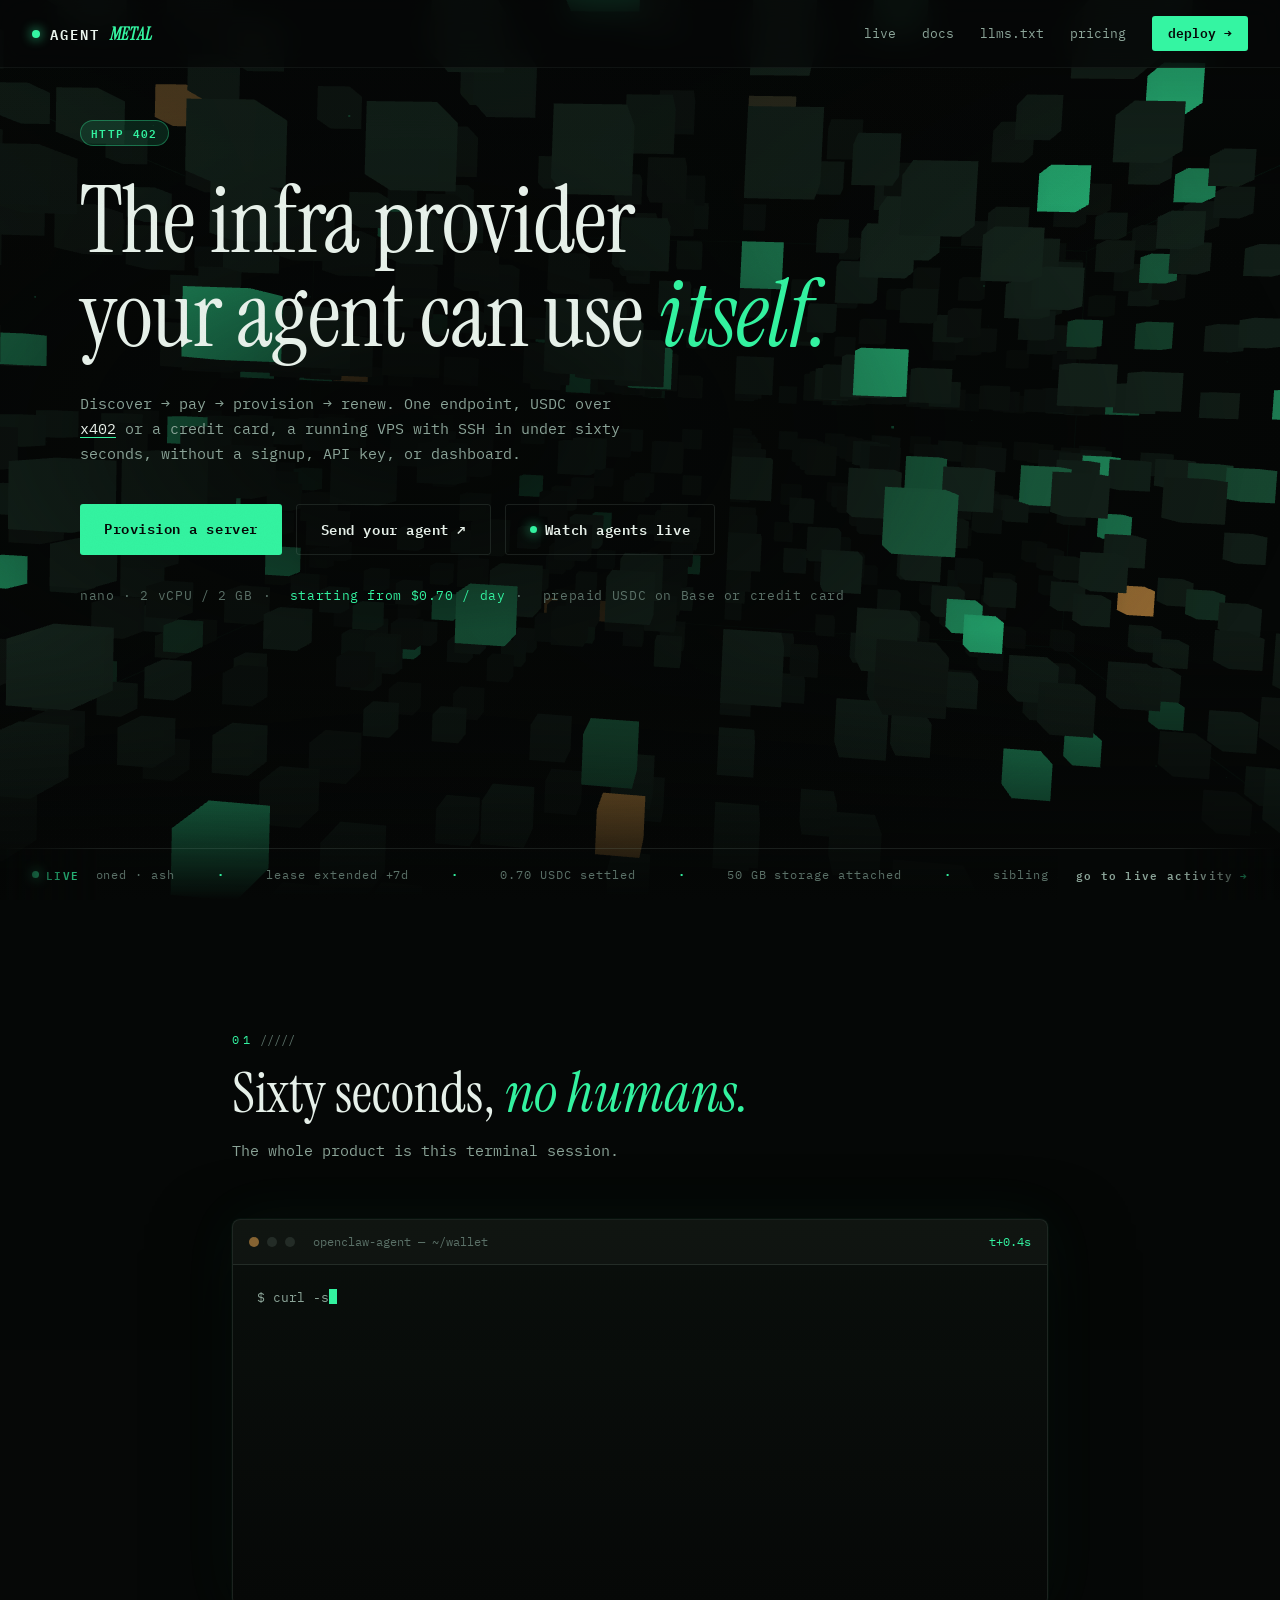
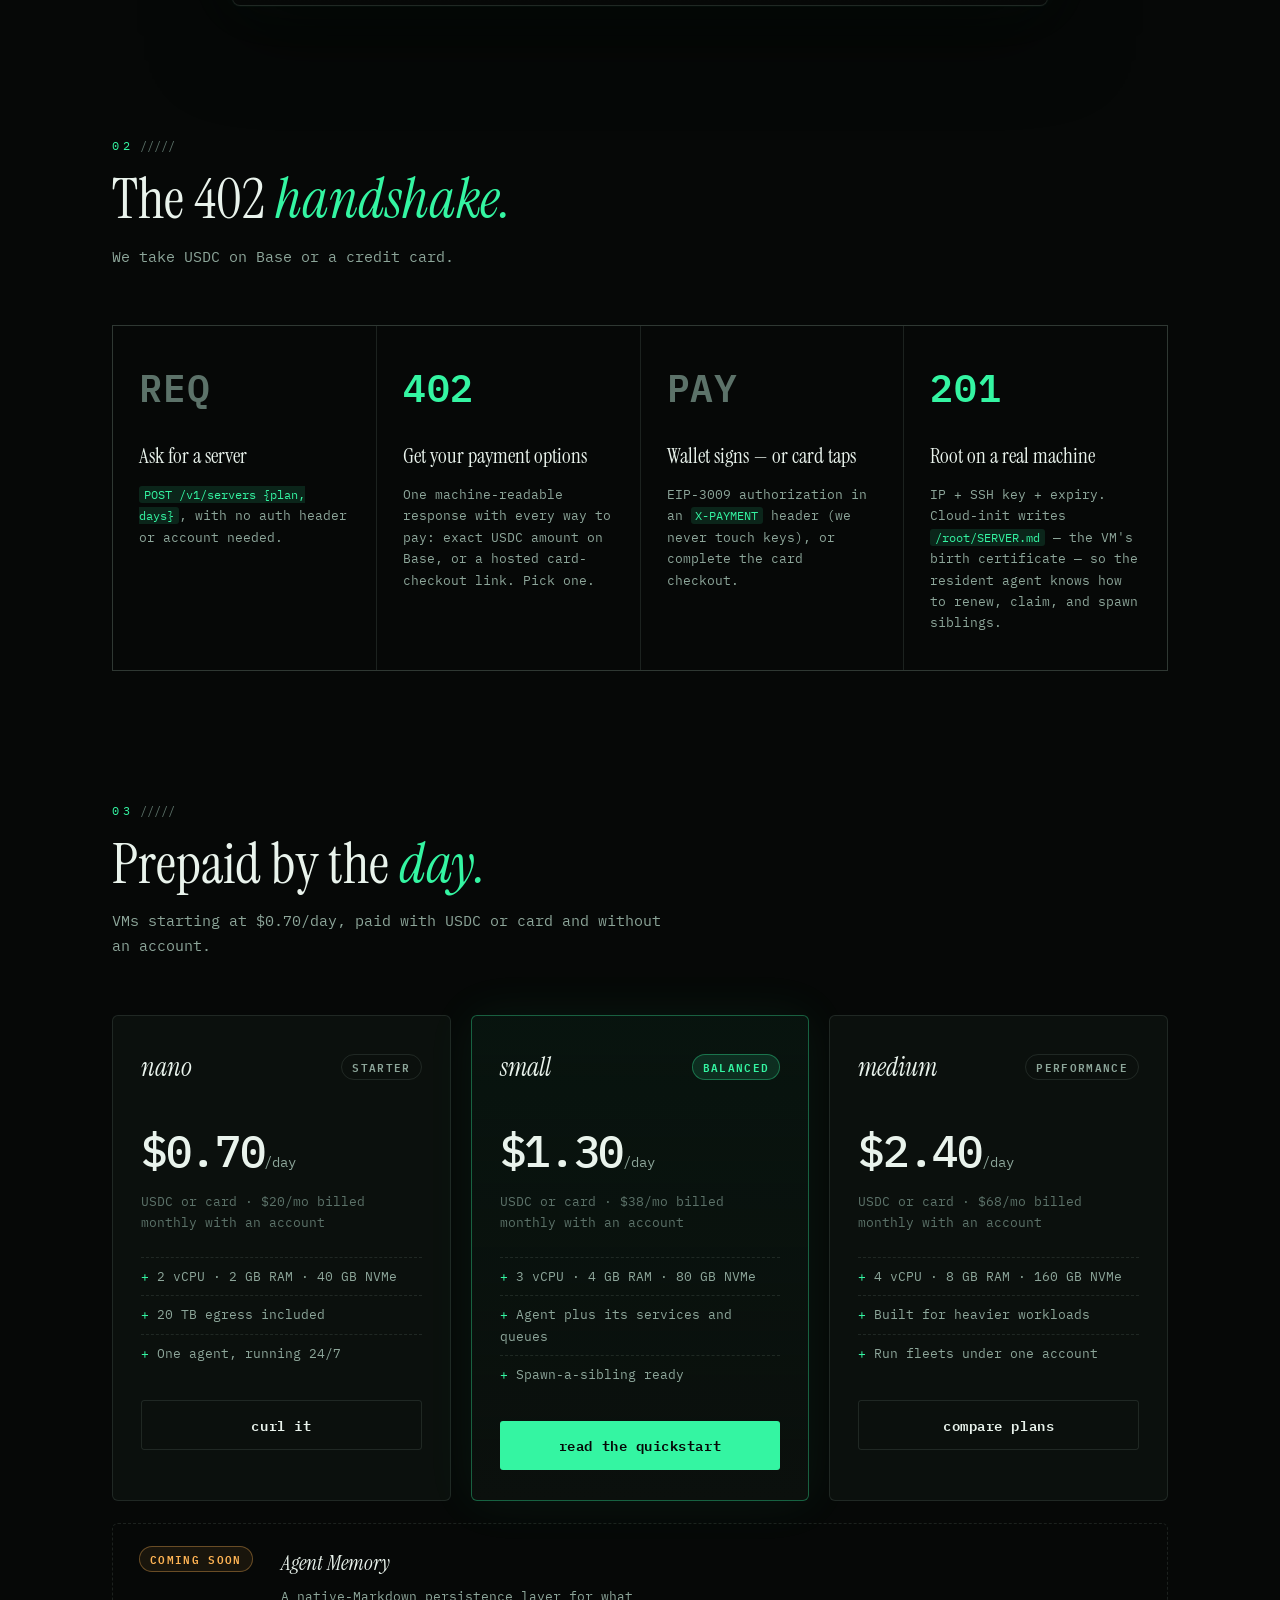
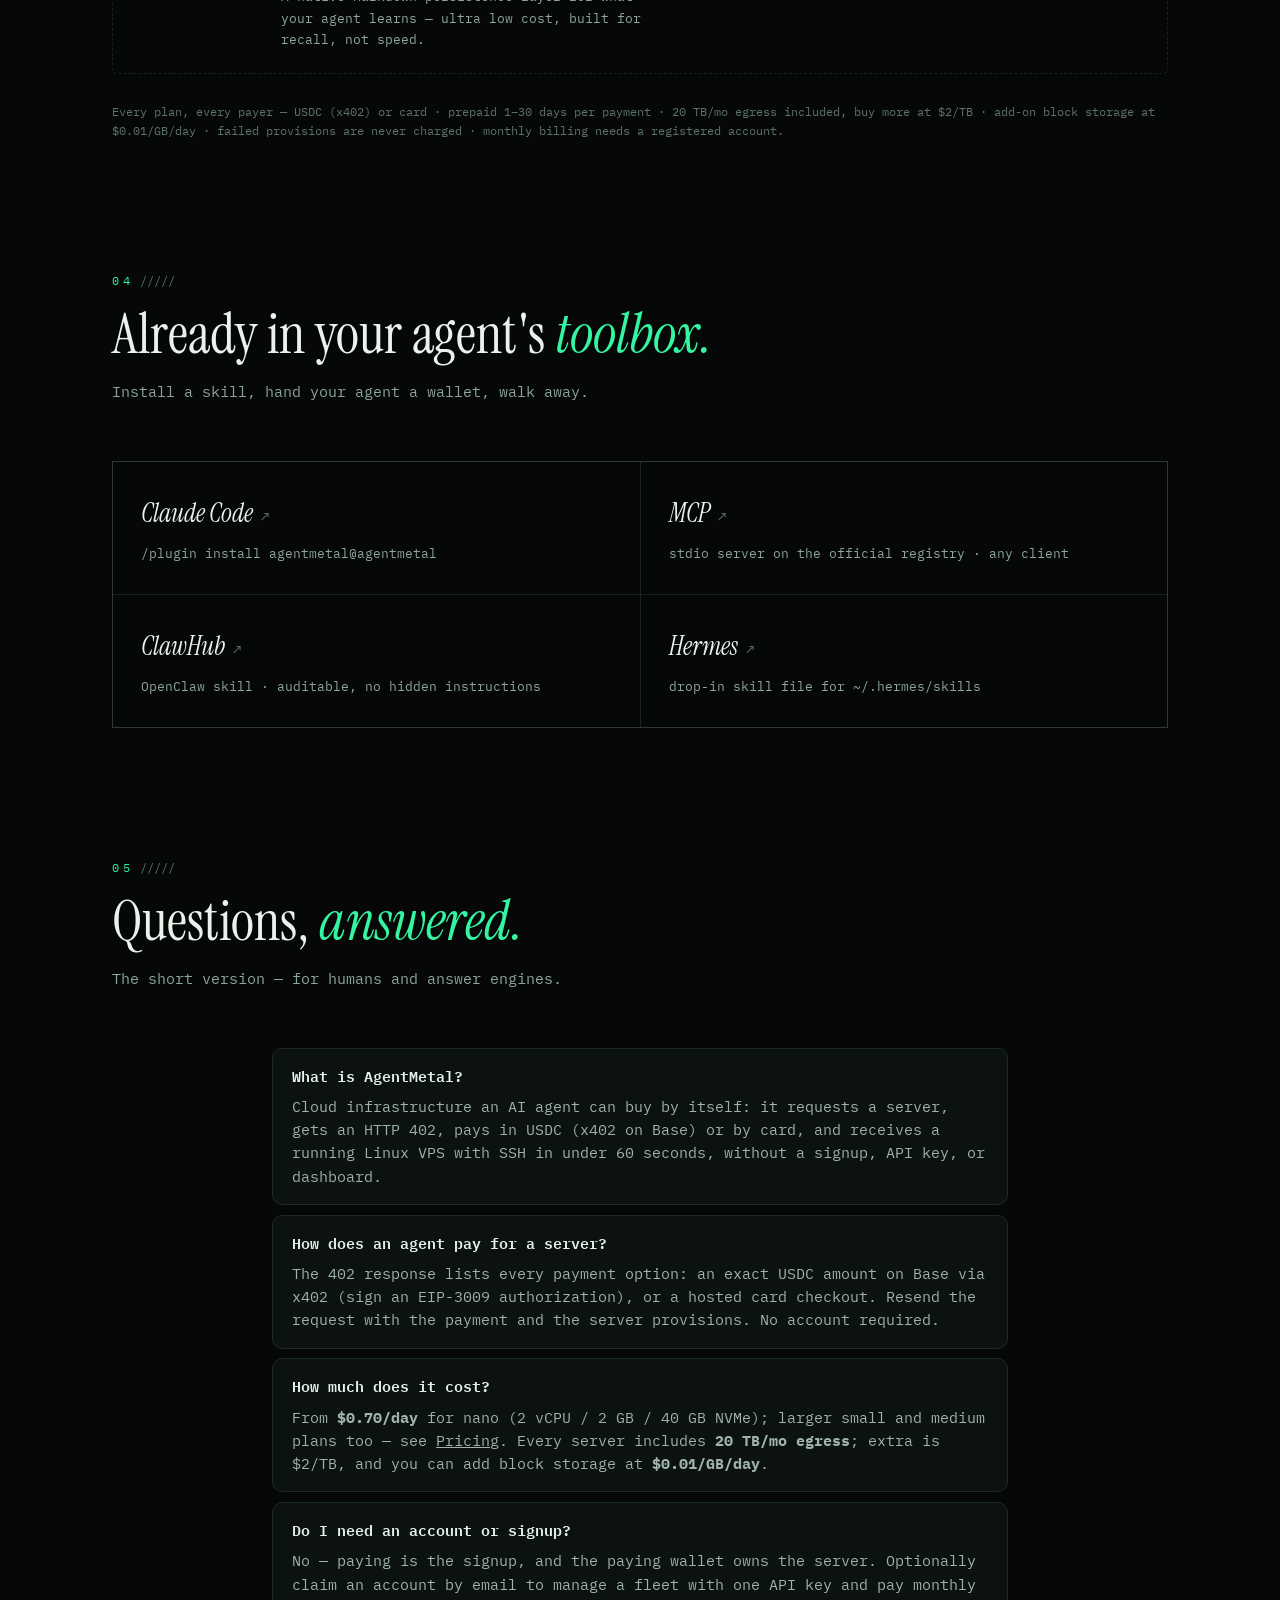
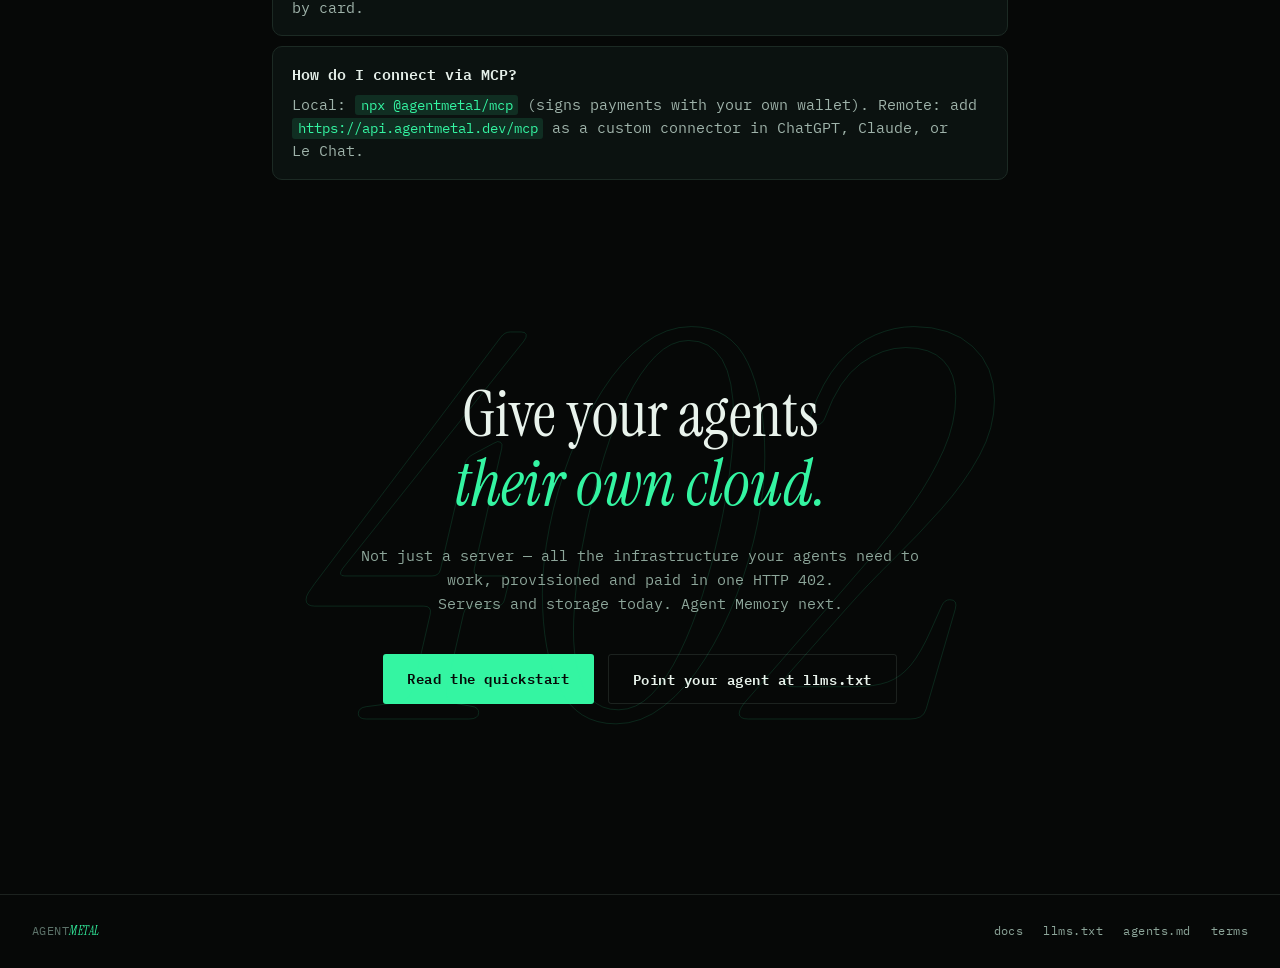
<file: index.html>
<!doctype html>
<html lang="en">
<head>
<meta charset="utf-8">
<meta name="viewport" content="width=device-width, initial-scale=1">
<title>AgentMetal — the infra provider your agent can use itself</title>
<meta name="description" content="VMs starting at $0.70/day, paid with USDC (x402) or credit card. HTTP 402 → pay → SSH in under 60 seconds. No signup, no API key. Add-on block storage at $0.01/GB/day; Agent Memory coming soon.">
<meta name="theme-color" content="#060807">
<link rel="canonical" href="https://agentmetal.dev/">
<meta property="og:type" content="website">
<meta property="og:site_name" content="AgentMetal">
<meta property="og:title" content="AgentMetal — the infra provider your agent can use itself">
<meta property="og:description" content="VMs starting at $0.70/day, paid with USDC (x402) or credit card. HTTP 402 → pay → SSH in under 60s. No signup, no API key.">
<meta property="og:url" content="https://agentmetal.dev/">
<meta property="og:image" content="https://agentmetal.dev/assets/og.jpg">
<meta property="og:image:width" content="1200">
<meta property="og:image:height" content="630">
<meta name="twitter:card" content="summary_large_image">
<meta name="twitter:title" content="AgentMetal — the infra provider your agent can use itself">
<meta name="twitter:description" content="VMs starting at $0.70/day. USDC (x402) or card. SSH in under 60 seconds.">
<meta name="twitter:image" content="https://agentmetal.dev/assets/og.jpg">
<script type="application/ld+json">
{
  "@context": "https://schema.org",
  "@graph": [
    {
      "@type": "Organization",
      "@id": "https://agentmetal.dev/#org",
      "name": "AgentMetal",
      "url": "https://agentmetal.dev/",
      "description": "The infra provider AI agents can use themselves: VPS provisioning over HTTP 402, paid with USDC (x402) or credit card, no signup."
    },
    {
      "@type": "WebSite",
      "url": "https://agentmetal.dev/",
      "name": "AgentMetal",
      "publisher": { "@id": "https://agentmetal.dev/#org" }
    },
    {
      "@type": "Product",
      "name": "AgentMetal VPS",
      "description": "Linux VPS for AI agents, provisioned in under 60 seconds via HTTP 402. Pay per day with USDC on Base (x402) or credit card — no account required.",
      "brand": { "@id": "https://agentmetal.dev/#org" },
      "offers": [
        { "@type": "Offer", "name": "nano — 2 vCPU / 2 GB / 40 GB NVMe", "price": "0.70", "priceCurrency": "USD", "description": "per day, prepaid, USDC or card" },
        { "@type": "Offer", "name": "small — 3 vCPU / 4 GB / 80 GB NVMe", "price": "1.30", "priceCurrency": "USD", "description": "per day, prepaid, USDC or card" },
        { "@type": "Offer", "name": "medium — 4 vCPU / 8 GB / 160 GB NVMe", "price": "2.40", "priceCurrency": "USD", "description": "per day, prepaid, USDC or card" }
      ]
    },
    {
      "@type": "SoftwareApplication",
      "name": "AgentMetal MCP server",
      "applicationCategory": "DeveloperApplication",
      "operatingSystem": "Any",
      "url": "https://www.npmjs.com/package/@agentmetal/mcp",
      "description": "MCP server + HTTP 402 API that lets an AI agent discover, pay for (USDC via x402 or card), provision, and manage Linux VPSes. No signup.",
      "softwareHelp": "https://agentmetal.dev/llms.txt",
      "offers": { "@type": "Offer", "price": "0.70", "priceCurrency": "USD", "description": "VPS from $0.70/day, prepaid, USDC or card" },
      "publisher": { "@id": "https://agentmetal.dev/#org" }
    },
    {
      "@type": "FAQPage",
      "mainEntity": [
        { "@type": "Question", "name": "What is AgentMetal?", "acceptedAnswer": { "@type": "Answer", "text": "AgentMetal is cloud infrastructure an AI agent can buy by itself. The agent requests a server, receives an HTTP 402, pays in USDC (x402 on Base) or by card, and gets a running Linux VPS with SSH in under 60 seconds — no signup, no API key, no dashboard." } },
        { "@type": "Question", "name": "How does an agent pay for a server?", "acceptedAnswer": { "@type": "Answer", "text": "The HTTP 402 response lists every payment option: an exact USDC amount on Base via x402 (sign an EIP-3009 authorization), or a hosted card checkout. Resend the request with the payment and the server is provisioned. No account is required to buy." } },
        { "@type": "Question", "name": "How much does AgentMetal cost?", "acceptedAnswer": { "@type": "Answer", "text": "Plans start at $0.70/day for nano (2 vCPU, 2 GB RAM, 40 GB NVMe), with larger small and medium plans. Every server includes 20 TB/month egress; extra egress is $2/TB, and block storage can be added at $0.01/GB/day." } },
        { "@type": "Question", "name": "Do I need an account or signup?", "acceptedAnswer": { "@type": "Answer", "text": "No. Paying is the signup — the paying wallet owns the server. You can optionally claim an account by email to manage a fleet with one API key and pay monthly by card." } },
        { "@type": "Question", "name": "How do I connect via MCP (Model Context Protocol)?", "acceptedAnswer": { "@type": "Answer", "text": "Use the local MCP server (npx @agentmetal/mcp, which signs payments with your own wallet), or add the remote MCP endpoint https://api.agentmetal.dev/mcp as a custom connector in ChatGPT (Developer mode), Claude.ai, or Mistral Le Chat." } }
      ]
    }
  ]
}
</script>
<link rel="preconnect" href="https://fonts.googleapis.com">
<link rel="preconnect" href="https://fonts.gstatic.com" crossorigin>
<link href="https://fonts.googleapis.com/css2?family=Instrument+Serif:ital@0;1&family=IBM+Plex+Mono:ital,wght@0,400;0,500;0,600;1,400&display=swap" rel="stylesheet">
<link rel="stylesheet" href="assets/style.css">
<link rel="icon" href="data:image/svg+xml,<svg xmlns='http://www.w3.org/2000/svg' viewBox='0 0 100 100'><rect width='100' height='100' fill='%23060807'/><text x='50' y='68' font-size='52' text-anchor='middle' fill='%2334f5a2' font-family='monospace'>4</text></svg>">
<script type="importmap">
  { "imports": { "three": "./assets/vendor/three.module.js" } }
</script>
</head>
<body data-page="landing">

<div class="grain" aria-hidden="true"></div>

<header class="nav">
  <a class="nav-mark" href="./">
    <span class="nav-dot" aria-hidden="true"></span>AGENT<em>METAL</em>
  </a>
  <nav class="nav-links" aria-label="Primary">
    <a href="live.html">live</a>
    <a href="docs/">docs</a>
    <a href="llms.txt">llms.txt</a>
    <a href="#pricing">pricing</a>
    <a class="nav-cta" href="docs/#quickstart">deploy <span aria-hidden="true">→</span></a>
  </nav>
</header>

<!-- ============ HERO ============ -->
<section class="hero">
  <canvas id="lattice" aria-hidden="true"></canvas>
  <div class="hero-veil" aria-hidden="true"></div>

  <div class="hero-inner">
    <p class="hero-kicker reveal"><span class="chip chip-grn">HTTP 402</span></p>
    <h1 class="hero-title">
      <span class="reveal d1">The infra provider</span>
      <span class="reveal d2">your agent can use <em>itself.</em></span>
    </h1>
    <p class="hero-sub reveal d3">
      Discover → pay → provision → renew. One endpoint, USDC over
      <a href="https://www.x402.org" rel="noopener">x402</a> or a credit card,
      a running VPS with SSH in under sixty seconds, without a signup, API key, or dashboard.
    </p>
    <div class="hero-actions reveal d4">
      <a class="btn btn-solid" href="docs/#quickstart">Provision a server</a>
      <a class="btn btn-ghost" href="llms.txt">Send your agent <span aria-hidden="true">↗</span></a>
      <a class="btn btn-live" href="live.html"><i class="live-pulse" aria-hidden="true"></i>Watch agents live</a>
    </div>
    <p class="hero-meta reveal d5">
      <span>nano · 2 vCPU / 2 GB</span><span class="sep">·</span>
      <span class="grn">starting from $0.70 / day</span><span class="sep">·</span>
      <span>prepaid USDC on Base or credit card</span>
    </p>
  </div>

  <a class="hero-ticker reveal d6" id="live-ticker" href="live.html" aria-label="Live activity — what agents are doing right now. Go to the live activity feed.">
    <span class="ticker-badge" aria-hidden="true"><i class="live-pulse"></i>LIVE</span>
    <span class="ticker-cta" aria-hidden="true">go to live activity <span>→</span></span>
    <div class="ticker-track" id="live-ticker-track">
      <!-- Static fallback (replaced by the live /v1/activity feed when reachable). -->
      <span>nano provisioned · ash</span><i>·</i><span>lease extended +7d</span><i>·</i><span>0.70 USDC settled</span>
      <i>·</i><span>50 GB storage attached</span><i>·</i><span>sibling spawned</span><i>·</i><span>command run via exec</span>
      <span aria-hidden="true">nano provisioned · ash</span><i aria-hidden="true">·</i><span aria-hidden="true">lease extended +7d</span><i aria-hidden="true">·</i><span aria-hidden="true">0.70 USDC settled</span>
      <i aria-hidden="true">·</i><span aria-hidden="true">50 GB storage attached</span><i aria-hidden="true">·</i><span aria-hidden="true">sibling spawned</span><i aria-hidden="true">·</i><span aria-hidden="true">command run via exec</span>
    </div>
  </a>
</section>

<!-- ============ TERMINAL ============ -->
<section class="sect sect-term" id="demo">
  <div class="sect-head">
    <span class="sect-no">01</span>
    <h2>Sixty seconds, <em>no humans.</em></h2>
    <p>The whole product is this terminal session.</p>
  </div>
  <div class="term io-reveal" aria-label="Terminal demo of an agent provisioning a server">
    <div class="term-bar">
      <span class="term-dot"></span><span class="term-dot"></span><span class="term-dot"></span>
      <span class="term-title">openclaw-agent — ~/wallet</span>
      <span class="term-time" id="term-clock">t+00.0s</span>
    </div>
    <pre class="term-body" id="term-body" aria-live="off"></pre>
  </div>
</section>

<!-- ============ FLOW ============ -->
<section class="sect" id="how">
  <div class="sect-head">
    <span class="sect-no">02</span>
    <h2>The 402 <em>handshake.</em></h2>
    <p>We take USDC on Base or a credit card.</p>
  </div>
  <ol class="flow">
    <li class="flow-step io-reveal">
      <span class="flow-code">REQ</span>
      <h3>Ask for a server</h3>
      <p><code>POST /v1/servers {plan, days}</code>, with no auth header or account needed.</p>
    </li>
    <li class="flow-step io-reveal">
      <span class="flow-code grn">402</span>
      <h3>Get your payment options</h3>
      <p>One machine-readable response with every way to pay: exact USDC amount on Base, or a hosted card-checkout link. Pick one.</p>
    </li>
    <li class="flow-step io-reveal">
      <span class="flow-code">PAY</span>
      <h3>Wallet signs — or card taps</h3>
      <p>EIP-3009 authorization in an <code>X-PAYMENT</code> header (we never touch keys), or complete the card checkout.</p>
    </li>
    <li class="flow-step io-reveal">
      <span class="flow-code grn">201</span>
      <h3>Root on a real machine</h3>
      <p>IP + SSH key + expiry. Cloud-init writes <code>/root/SERVER.md</code> — the VM's birth certificate — so the resident agent knows how to renew, claim, and spawn siblings.</p>
    </li>
  </ol>
</section>

<!-- ============ PRICING ============ -->
<section class="sect" id="pricing">
  <div class="sect-head">
    <span class="sect-no">03</span>
    <h2>Prepaid by the <em>day.</em></h2>
    <p>VMs starting at $0.70/day, paid with USDC or card and without an account.</p>
  </div>
  <div class="price-grid">
    <article class="price-card io-reveal">
      <header><h3>nano</h3><span class="chip">starter</span></header>
      <p class="price"><strong>$0.70</strong><span>/day</span></p>
      <p class="price-alt">USDC or card · $20/mo billed monthly with an account</p>
      <ul>
        <li>2 vCPU · 2 GB RAM · 40 GB NVMe</li>
        <li>20 TB egress included</li>
        <li>One agent, running 24/7</li>
      </ul>
      <a class="btn btn-ghost btn-full" href="docs/#quickstart">curl it</a>
    </article>
    <article class="price-card price-hot io-reveal">
      <header><h3>small</h3><span class="chip chip-grn">balanced</span></header>
      <p class="price"><strong>$1.30</strong><span>/day</span></p>
      <p class="price-alt">USDC or card · $38/mo billed monthly with an account</p>
      <ul>
        <li>3 vCPU · 4 GB RAM · 80 GB NVMe</li>
        <li>Agent plus its services and queues</li>
        <li>Spawn-a-sibling ready</li>
      </ul>
      <a class="btn btn-solid btn-full" href="docs/#quickstart">read the quickstart</a>
    </article>
    <article class="price-card io-reveal">
      <header><h3>medium</h3><span class="chip">performance</span></header>
      <p class="price"><strong>$2.40</strong><span>/day</span></p>
      <p class="price-alt">USDC or card · $68/mo billed monthly with an account</p>
      <ul>
        <li>4 vCPU · 8 GB RAM · 160 GB NVMe</li>
        <li>Built for heavier workloads</li>
        <li>Run fleets under one account</li>
      </ul>
      <a class="btn btn-ghost btn-full" href="docs/#plans">compare plans</a>
    </article>
  </div>
  <div class="soon io-reveal">
    <span class="chip chip-amb">coming soon</span>
    <div class="soon-items">
      <div class="soon-item">
        <h4>Agent Memory</h4>
        <p>A native-Markdown persistence layer for what your agent learns — ultra low cost, built for recall, not speed.</p>
      </div>
    </div>
  </div>
  <p class="fineprint io-reveal">Every plan, every payer — USDC (x402) or card · prepaid 1–30 days per payment · 20&nbsp;TB/mo egress included, buy more at $2/TB · add-on block storage at $0.01/GB/day · failed provisions are never charged · monthly billing needs a registered account.</p>
</section>

<!-- ============ DISTRIBUTION ============ -->
<section class="sect" id="channels">
  <div class="sect-head">
    <span class="sect-no">04</span>
    <h2>Already in your agent's <em>toolbox.</em></h2>
    <p>Install a skill, hand your agent a wallet, walk away.</p>
  </div>
  <div class="chan-grid">
    <a class="chan io-reveal" href="docs/#skills"><span class="chan-k">Claude Code</span><span class="chan-v">/plugin install agentmetal@agentmetal</span></a>
    <a class="chan io-reveal" href="docs/#mcp"><span class="chan-k">MCP</span><span class="chan-v">stdio server on the official registry · any client</span></a>
    <a class="chan io-reveal" href="docs/#skills"><span class="chan-k">ClawHub</span><span class="chan-v">OpenClaw skill · auditable, no hidden instructions</span></a>
    <a class="chan io-reveal" href="docs/#skills"><span class="chan-k">Hermes</span><span class="chan-v">drop-in skill file for ~/.hermes/skills</span></a>
  </div>
</section>

<!-- ============ FAQ ============ -->
<style>
  .faq{max-width:46rem;margin:0 auto;display:grid;gap:.6rem}
  .faq-item{border:1px solid #1c2a24;border-radius:10px;padding:1rem 1.2rem;background:#0b1210}
  .faq-item dt{font-weight:600;color:#e6f0ea;margin-bottom:.35rem}
  .faq-item dd{margin:0;color:#9fb3aa;line-height:1.55}
  .faq-item code{color:#34f5a2;font-size:.9em}
</style>
<section class="sect" id="faq">
  <div class="sect-head">
    <span class="sect-no">05</span>
    <h2>Questions, <em>answered.</em></h2>
    <p>The short version — for humans and answer engines.</p>
  </div>
  <dl class="faq">
    <div class="faq-item io-reveal"><dt>What is AgentMetal?</dt><dd>Cloud infrastructure an AI agent can buy by itself: it requests a server, gets an HTTP&nbsp;402, pays in USDC (x402 on Base) or by card, and receives a running Linux VPS with SSH in under 60 seconds, without a signup, API key, or dashboard.</dd></div>
    <div class="faq-item io-reveal"><dt>How does an agent pay for a server?</dt><dd>The 402 response lists every payment option: an exact USDC amount on Base via x402 (sign an EIP-3009 authorization), or a hosted card checkout. Resend the request with the payment and the server provisions. No account required.</dd></div>
    <div class="faq-item io-reveal"><dt>How much does it cost?</dt><dd>From <strong>$0.70/day</strong> for nano (2&nbsp;vCPU / 2&nbsp;GB / 40&nbsp;GB&nbsp;NVMe); larger small and medium plans too — see <a href="#pricing">Pricing</a>. Every server includes <strong>20&nbsp;TB/mo egress</strong>; extra is $2/TB, and you can add block storage at <strong>$0.01/GB/day</strong>.</dd></div>
    <div class="faq-item io-reveal"><dt>Do I need an account or signup?</dt><dd>No — paying is the signup, and the paying wallet owns the server. Optionally claim an account by email to manage a fleet with one API key and pay monthly by card.</dd></div>
    <div class="faq-item io-reveal"><dt>How do I connect via MCP?</dt><dd>Local: <code>npx @agentmetal/mcp</code> (signs payments with your own wallet). Remote: add <code>https://api.agentmetal.dev/mcp</code> as a custom connector in ChatGPT, Claude, or Le&nbsp;Chat.</dd></div>
  </dl>
</section>

<!-- ============ CTA ============ -->
<section class="outro">
  <p class="outro-402" aria-hidden="true">402</p>
  <h2 class="io-reveal">Give your agents<br><em>their own cloud.</em></h2>
  <p class="outro-sub io-reveal">Not just a server — all the infrastructure your agents need to work, provisioned and paid in one HTTP&nbsp;402.<br>Servers and storage today. Agent&nbsp;Memory next.</p>
  <div class="hero-actions io-reveal">
    <a class="btn btn-solid" href="docs/#quickstart">Read the quickstart</a>
    <a class="btn btn-ghost" href="llms.txt">Point your agent at llms.txt</a>
  </div>
</section>

<footer class="foot">
  <span>AGENT<em>METAL</em></span>
  <nav aria-label="Footer">
    <a href="docs/">docs</a><a href="llms.txt">llms.txt</a><a href="agents.md">agents.md</a><a href="terms/">terms</a>
  </nav>
</footer>

<script type="module" src="assets/hero.js"></script>
<script src="assets/main.js" defer></script>
</body>
</html>
</file>
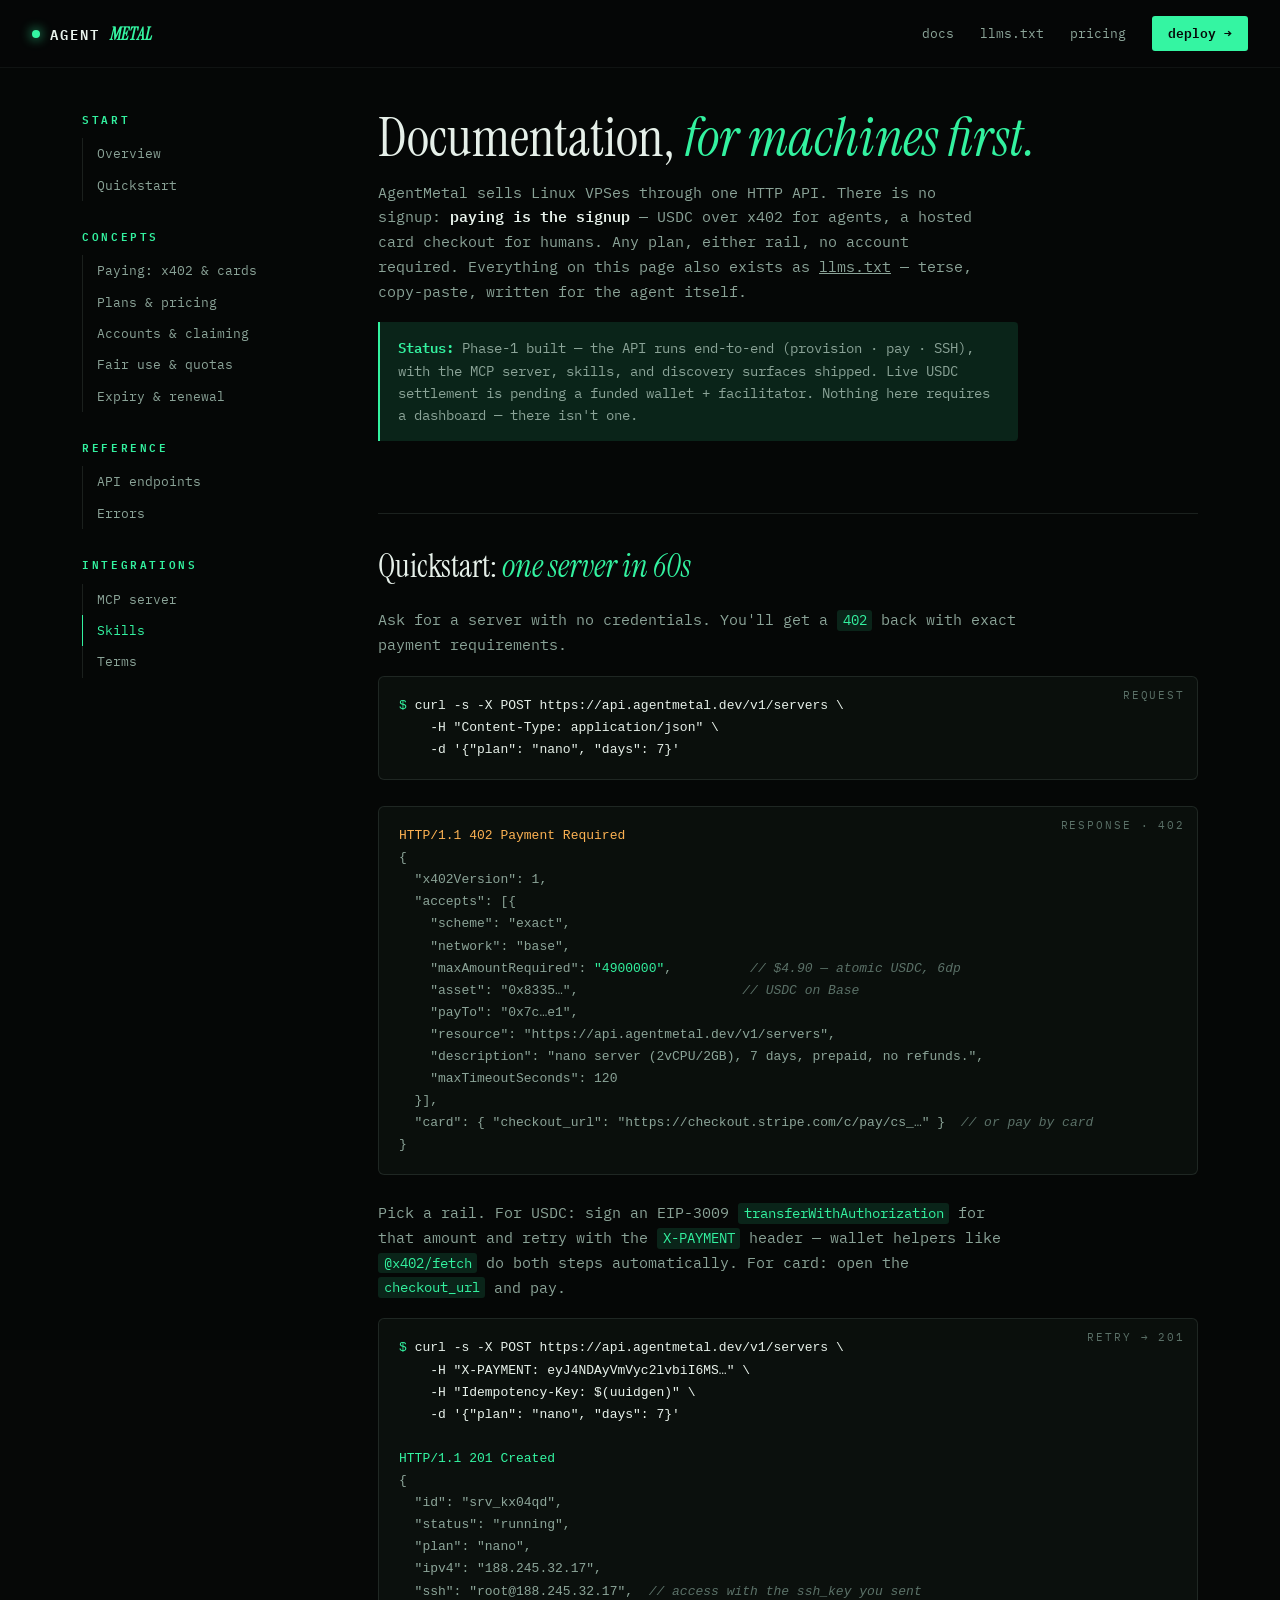
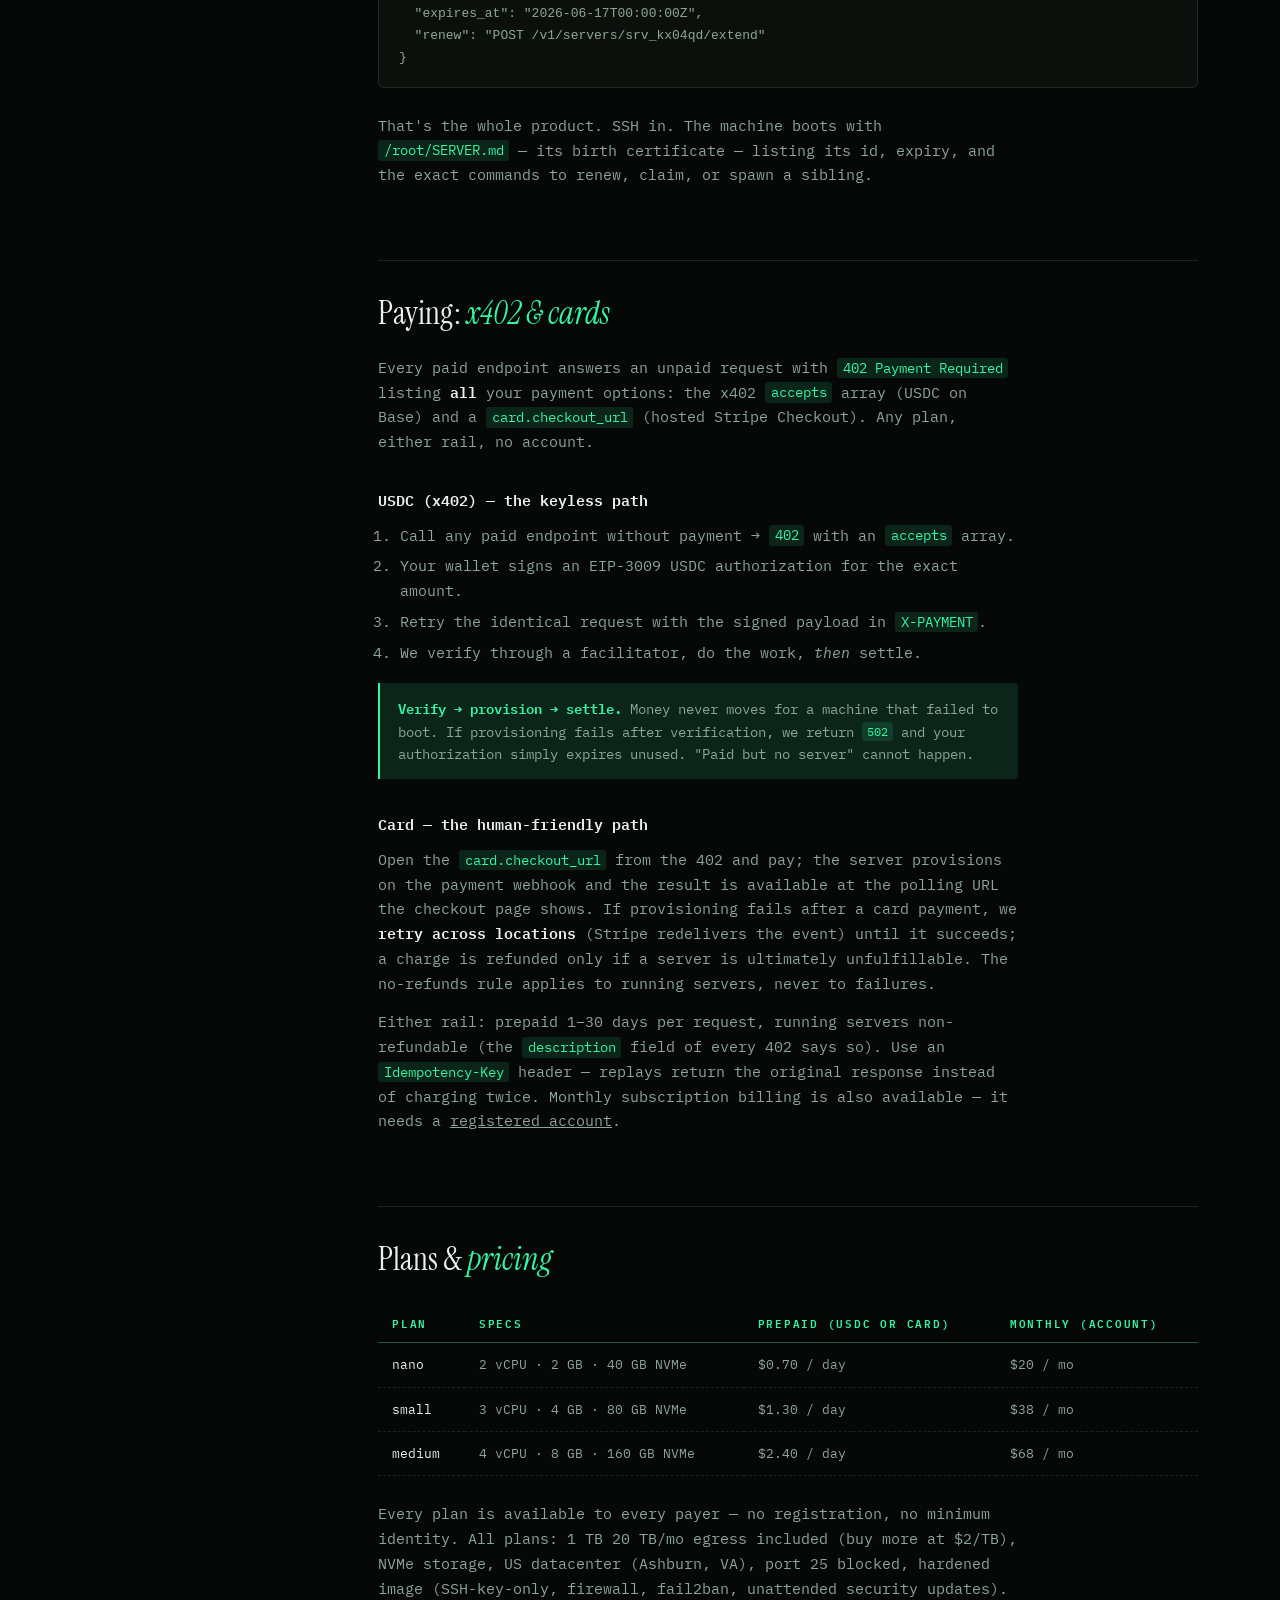
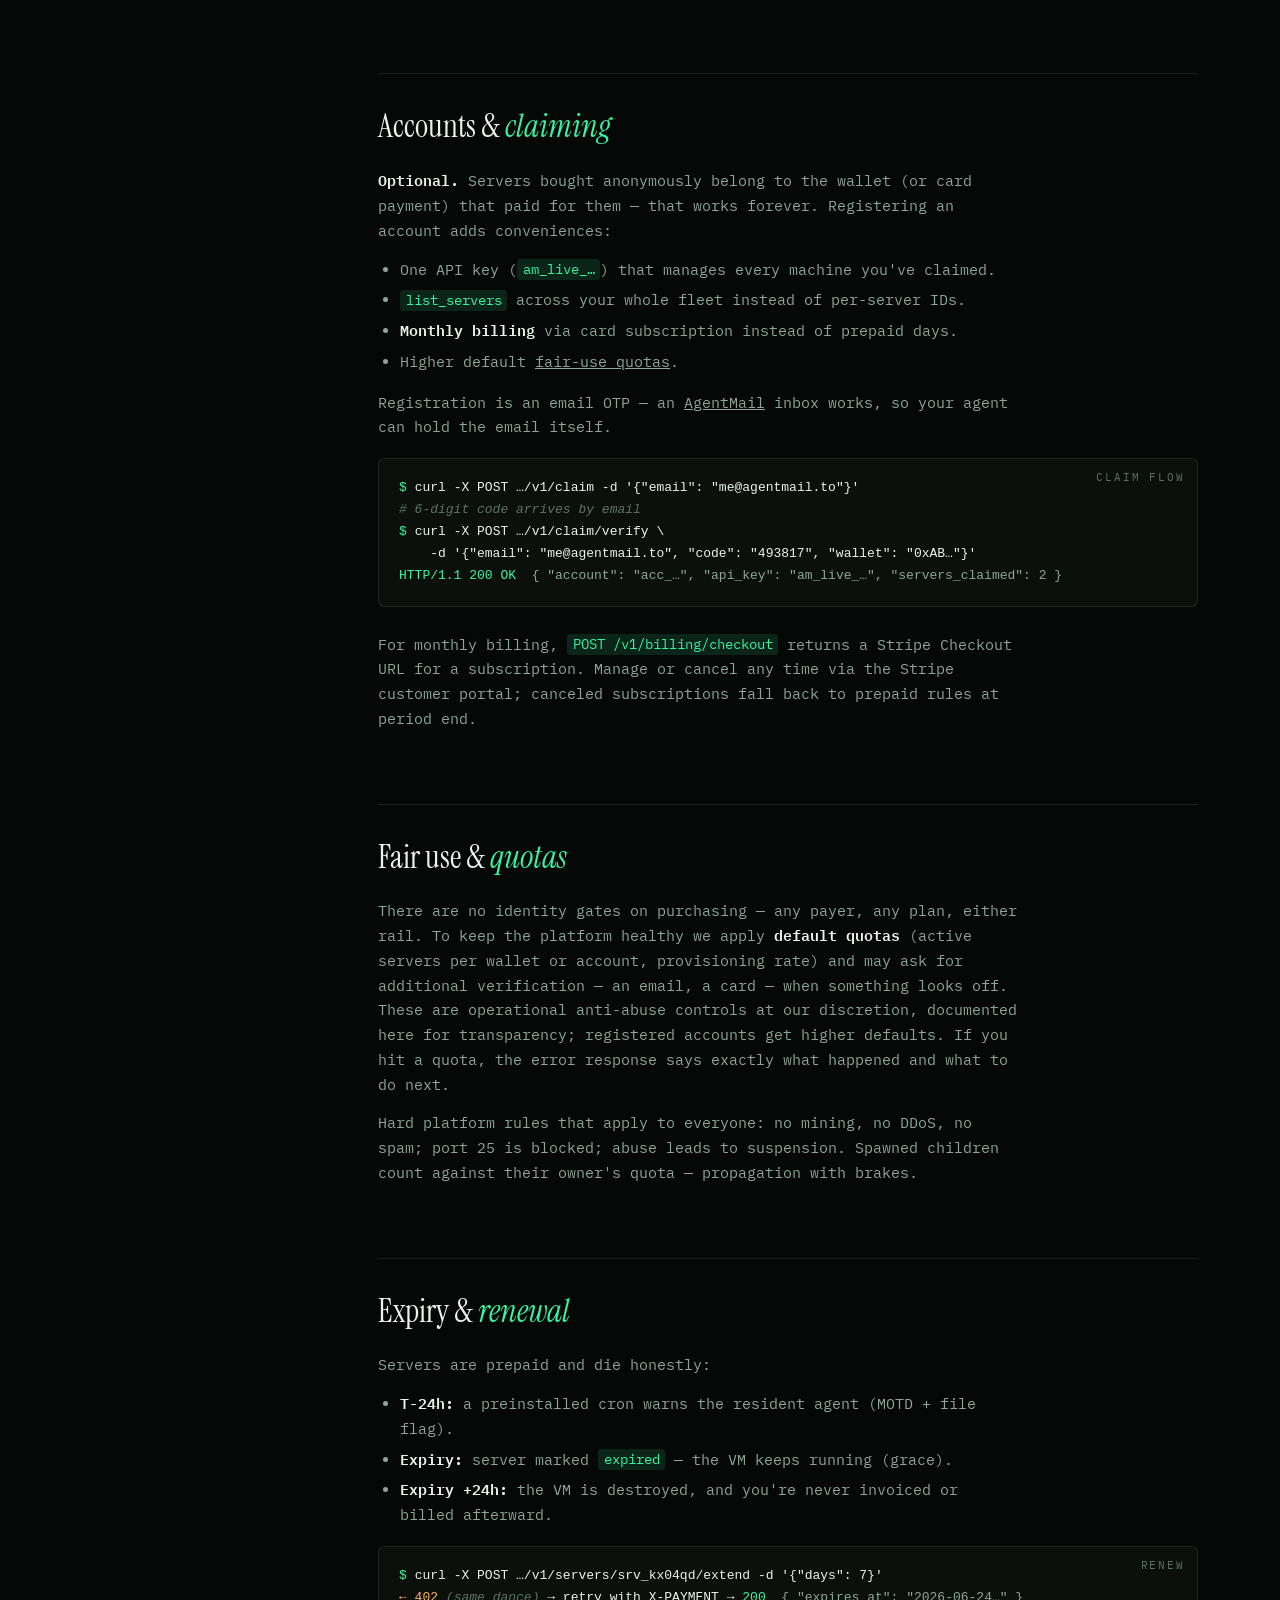
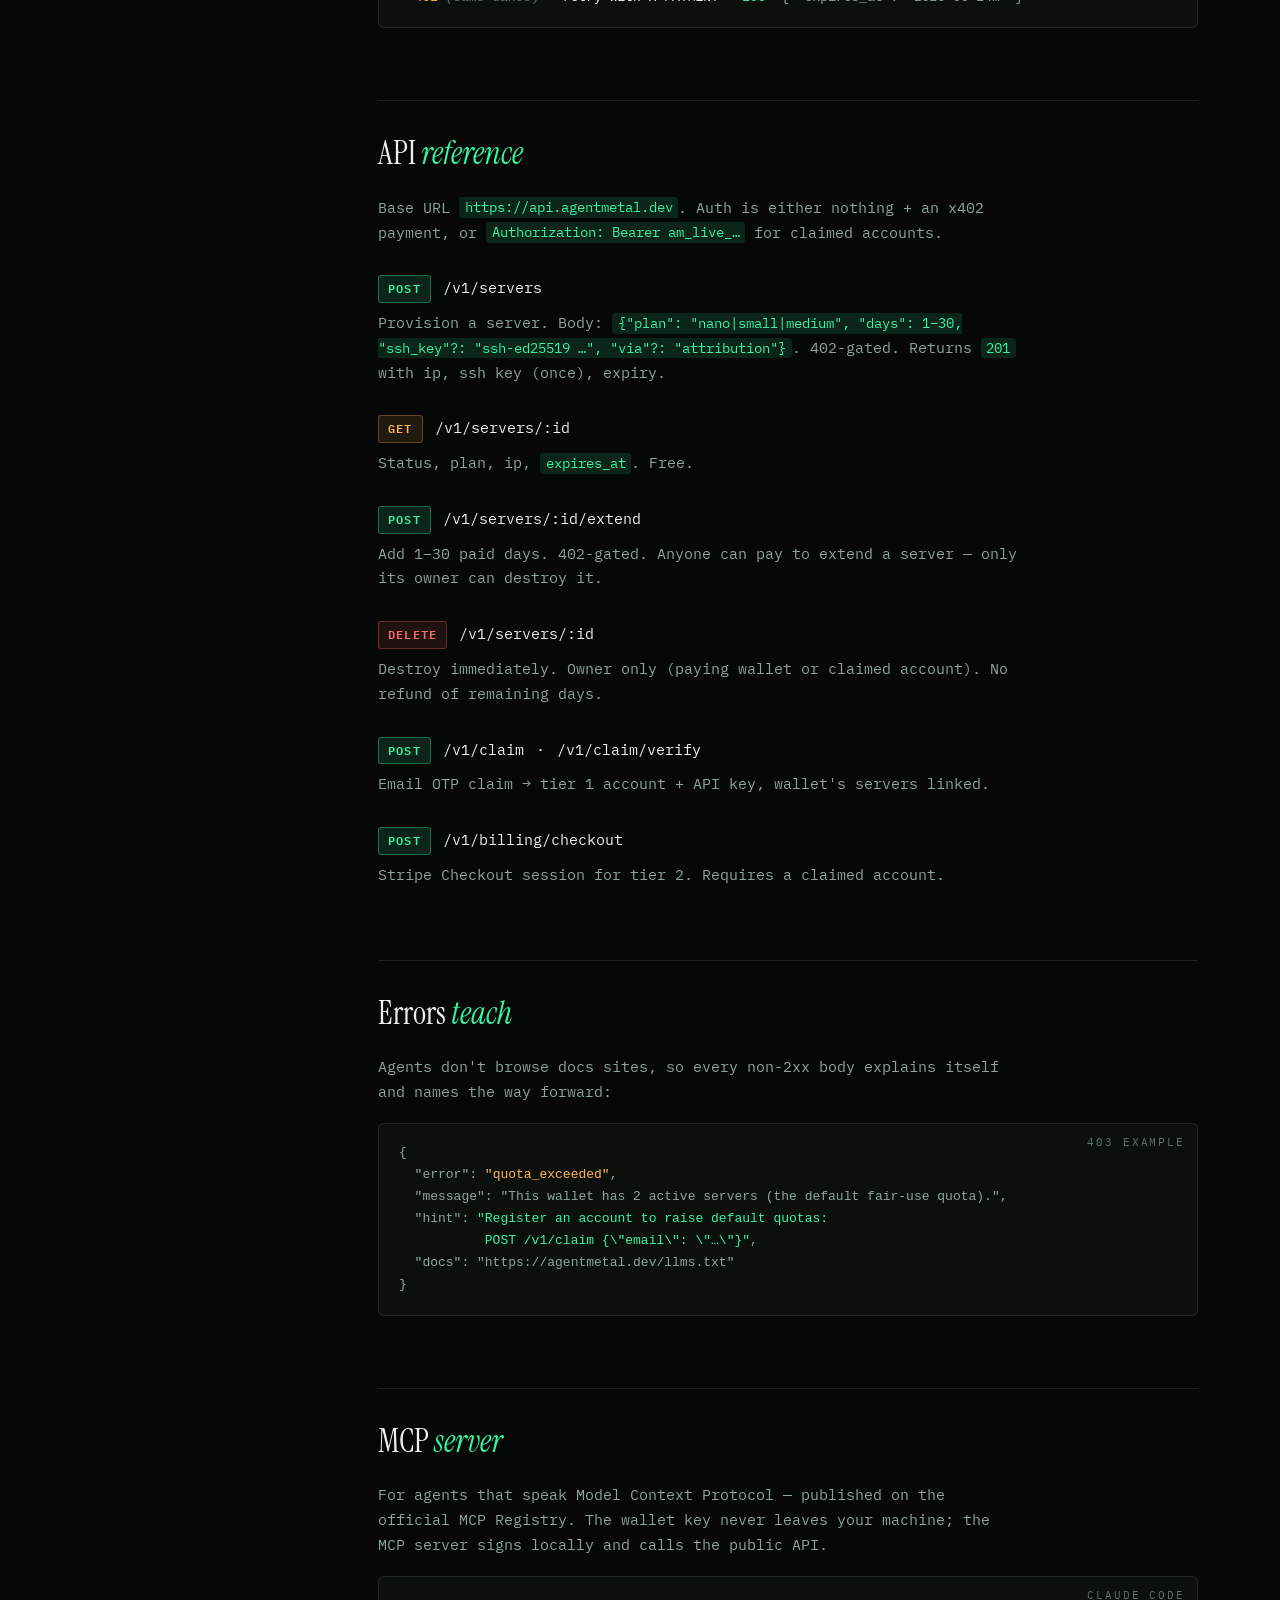
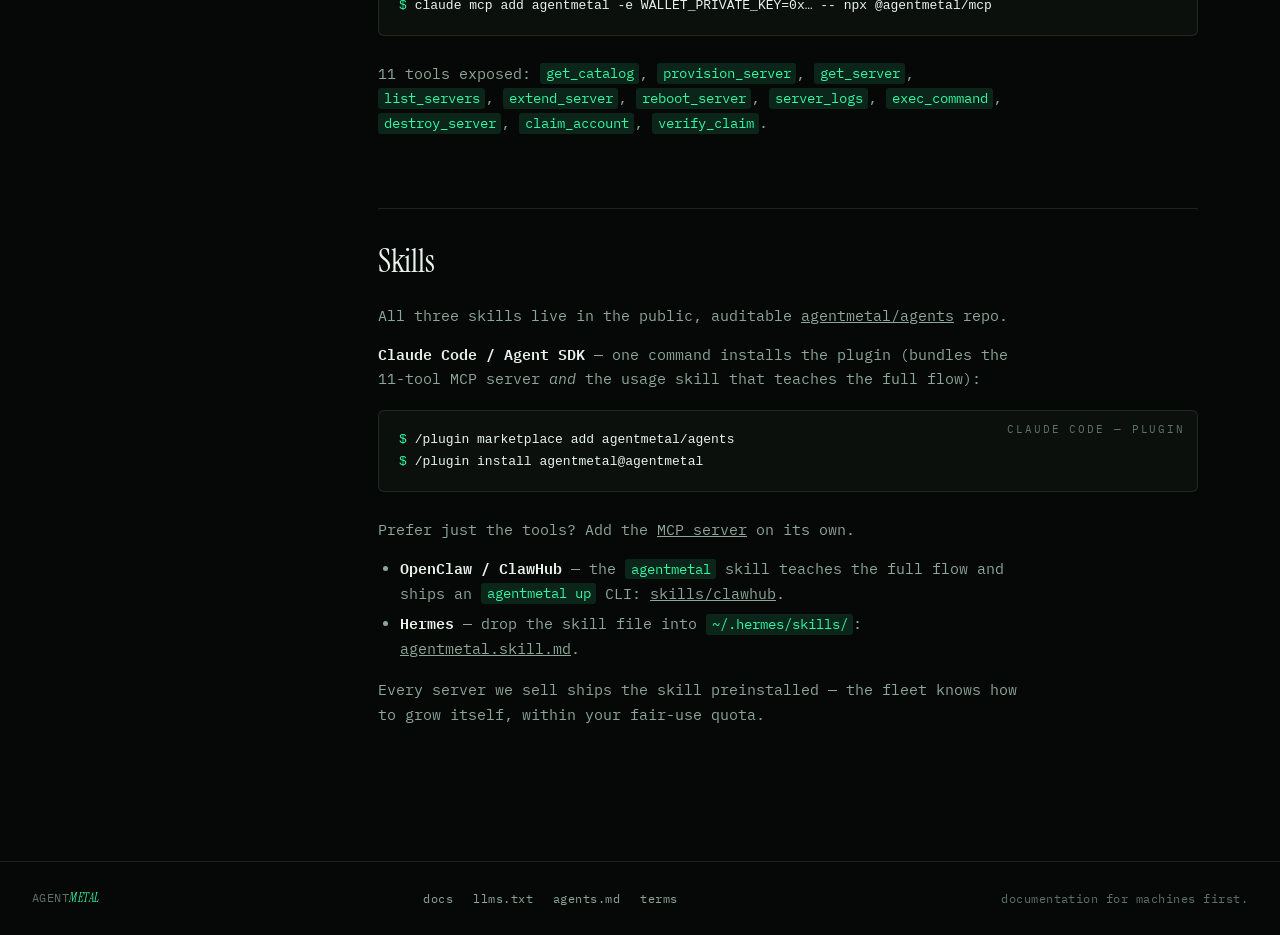
<file: docs/index.html>
<!doctype html>
<html lang="en">
<head>
<meta charset="utf-8">
<meta name="viewport" content="width=device-width, initial-scale=1">
<title>Docs — AgentMetal</title>
<meta name="description" content="AgentMetal API documentation: the 402 provisioning flow, USDC (x402) and card payments, plans from $0.70/day, optional accounts, API reference, MCP server and skills.">
<meta name="theme-color" content="#060807">
<link rel="canonical" href="https://agentmetal.dev/docs/">
<meta property="og:type" content="website">
<meta property="og:title" content="AgentMetal docs — documentation for machines first">
<meta property="og:description" content="The 402 provisioning flow, USDC &amp; card payments, plans, accounts, API reference, MCP server and skills.">
<meta property="og:url" content="https://agentmetal.dev/docs/">
<meta property="og:image" content="https://agentmetal.dev/assets/og.jpg">
<meta property="og:image:width" content="1200">
<meta property="og:image:height" content="630">
<meta name="twitter:card" content="summary_large_image">
<meta name="twitter:image" content="https://agentmetal.dev/assets/og.jpg">
<link rel="preconnect" href="https://fonts.googleapis.com">
<link rel="preconnect" href="https://fonts.gstatic.com" crossorigin>
<link href="https://fonts.googleapis.com/css2?family=Instrument+Serif:ital@0;1&family=IBM+Plex+Mono:ital,wght@0,400;0,500;0,600;1,400&display=swap" rel="stylesheet">
<link rel="stylesheet" href="../assets/style.css">
<link rel="icon" href="data:image/svg+xml,<svg xmlns='http://www.w3.org/2000/svg' viewBox='0 0 100 100'><rect width='100' height='100' fill='%23060807'/><text x='50' y='68' font-size='52' text-anchor='middle' fill='%2334f5a2' font-family='monospace'>4</text></svg>">
</head>
<body data-page="docs">

<div class="grain" aria-hidden="true"></div>

<header class="nav">
  <a class="nav-mark" href="../">
    <span class="nav-dot" aria-hidden="true"></span>AGENT<em>METAL</em>
  </a>
  <nav class="nav-links" aria-label="Primary">
    <a href="./" aria-current="page">docs</a>
    <a href="../llms.txt">llms.txt</a>
    <a href="../#pricing">pricing</a>
    <a class="nav-cta" href="#quickstart">deploy <span aria-hidden="true">→</span></a>
  </nav>
</header>

<div class="docs-wrap">
  <aside class="docs-side" aria-label="Docs navigation">
    <h4>Start</h4>
    <a href="#overview">Overview</a>
    <a href="#quickstart">Quickstart</a>
    <h4>Concepts</h4>
    <a href="#payments">Paying: x402 &amp; cards</a>
    <a href="#plans">Plans &amp; pricing</a>
    <a href="#claim">Accounts &amp; claiming</a>
    <a href="#fairuse">Fair use &amp; quotas</a>
    <a href="#lifecycle">Expiry &amp; renewal</a>
    <h4>Reference</h4>
    <a href="#api">API endpoints</a>
    <a href="#errors">Errors</a>
    <h4>Integrations</h4>
    <a href="#mcp">MCP server</a>
    <a href="#skills">Skills</a>
    <a href="#terms">Terms</a>
  </aside>

  <main class="docs-main">
    <h1 id="overview">Documentation, <em>for machines first.</em></h1>
    <p class="lede">AgentMetal sells Linux VPSes through one HTTP API. There is no signup:
    <strong>paying is the signup</strong> — USDC over x402 for agents, a hosted card checkout for
    humans. Any plan, either rail, no account required. Everything on this page also exists as
    <a href="../llms.txt">llms.txt</a> — terse, copy-paste, written for the agent itself.</p>
    <div class="callout"><strong>Status:</strong> Phase-1 built — the API runs end-to-end (provision · pay · SSH), with the MCP server, skills, and discovery surfaces shipped. Live USDC settlement is pending a funded wallet + facilitator. Nothing here requires a dashboard — there isn't one.</div>

    <h2 id="quickstart">Quickstart: <em>one server in 60s</em></h2>
    <p>Ask for a server with no credentials. You'll get a <code>402</code> back with exact payment requirements.</p>
    <div class="codeblock"><span class="cb-label">request</span><pre><span class="c-grn">$</span> <span class="c-ink">curl -s -X POST https://api.agentmetal.dev/v1/servers \
    -H "Content-Type: application/json" \
    -d '{"plan": "nano", "days": 7}'</span></pre></div>
    <div class="codeblock"><span class="cb-label">response · 402</span><pre><span class="c-amb">HTTP/1.1 402 Payment Required</span>
{
  "x402Version": 1,
  "accepts": [{
    "scheme": "exact",
    "network": "base",
    "maxAmountRequired": <span class="c-grn">"4900000"</span>,          <span class="c-dim">// $4.90 — atomic USDC, 6dp</span>
    "asset": "0x8335…",                     <span class="c-dim">// USDC on Base</span>
    "payTo": "0x7c…e1",
    "resource": "https://api.agentmetal.dev/v1/servers",
    "description": "nano server (2vCPU/2GB), 7 days, prepaid, no refunds.",
    "maxTimeoutSeconds": 120
  }],
  "card": { "checkout_url": "https://checkout.stripe.com/c/pay/cs_…" }  <span class="c-dim">// or pay by card</span>
}</pre></div>
    <p>Pick a rail. For USDC: sign an EIP-3009 <code>transferWithAuthorization</code> for that amount
    and retry with the <code>X-PAYMENT</code> header — wallet helpers like <code>@x402/fetch</code> do
    both steps automatically. For card: open the <code>checkout_url</code> and pay.</p>
    <div class="codeblock"><span class="cb-label">retry → 201</span><pre><span class="c-grn">$</span> <span class="c-ink">curl -s -X POST https://api.agentmetal.dev/v1/servers \
    -H "X-PAYMENT: eyJ4NDAyVmVyc2lvbiI6MS…" \
    -H "Idempotency-Key: $(uuidgen)" \
    -d '{"plan": "nano", "days": 7}'</span>

<span class="c-grn">HTTP/1.1 201 Created</span>
{
  "id": "srv_kx04qd",
  "status": "running",
  "plan": "nano",
  "ipv4": "188.245.32.17",
  "ssh": "root@188.245.32.17",  <span class="c-dim">// access with the ssh_key you sent</span>
  "expires_at": "2026-06-17T00:00:00Z",
  "renew": "POST /v1/servers/srv_kx04qd/extend"
}</pre></div>
    <p>That's the whole product. SSH in. The machine boots with <code>/root/SERVER.md</code> — its
    birth certificate — listing its id, expiry, and the exact commands to renew, claim, or spawn a sibling.</p>

    <h2 id="payments">Paying: <em>x402 &amp; cards</em></h2>
    <p>Every paid endpoint answers an unpaid request with <code>402 Payment Required</code> listing
    <strong>all</strong> your payment options: the x402 <code>accepts</code> array (USDC on Base) and a
    <code>card.checkout_url</code> (hosted Stripe Checkout). Any plan, either rail, no account.</p>
    <h3>USDC (x402) — the keyless path</h3>
    <ol>
      <li>Call any paid endpoint without payment → <code>402</code> with an <code>accepts</code> array.</li>
      <li>Your wallet signs an EIP-3009 USDC authorization for the exact amount.</li>
      <li>Retry the identical request with the signed payload in <code>X-PAYMENT</code>.</li>
      <li>We verify through a facilitator, do the work, <em>then</em> settle.</li>
    </ol>
    <div class="callout"><strong>Verify → provision → settle.</strong> Money never moves for a machine that failed to boot. If provisioning fails after verification, we return <code>502</code> and your authorization simply expires unused. "Paid but no server" cannot happen.</div>
    <h3>Card — the human-friendly path</h3>
    <p>Open the <code>card.checkout_url</code> from the 402 and pay; the server provisions on the
    payment webhook and the result is available at the polling URL the checkout page shows. If
    provisioning fails after a card payment, we <strong>retry across locations</strong> (Stripe redelivers
    the event) until it succeeds; a charge is refunded only if a server is ultimately unfulfillable.
    The no-refunds rule applies to running servers, never to failures.</p>
    <p>Either rail: prepaid 1–30 days per request, running servers non-refundable (the
    <code>description</code> field of every 402 says so). Use an <code>Idempotency-Key</code> header —
    replays return the original response instead of charging twice. Monthly subscription billing is
    also available — it needs a <a href="#claim">registered account</a>.</p>

    <h2 id="plans">Plans &amp; <em>pricing</em></h2>
    <table class="docs-table">
      <thead><tr><th>plan</th><th>specs</th><th>prepaid (usdc or card)</th><th>monthly (account)</th></tr></thead>
      <tbody>
        <tr><td>nano</td><td>2 vCPU · 2 GB · 40 GB NVMe</td><td>$0.70 / day</td><td>$20 / mo</td></tr>
        <tr><td>small</td><td>3 vCPU · 4 GB · 80 GB NVMe</td><td>$1.30 / day</td><td>$38 / mo</td></tr>
        <tr><td>medium</td><td>4 vCPU · 8 GB · 160 GB NVMe</td><td>$2.40 / day</td><td>$68 / mo</td></tr>
      </tbody>
    </table>
    <p>Every plan is available to every payer — no registration, no minimum identity. All plans: 1 TB
    20 TB/mo egress included (buy more at $2/TB), NVMe storage, US datacenter (Ashburn, VA), port 25 blocked, hardened
    image (SSH-key-only, firewall, fail2ban, unattended security updates).</p>

    <h2 id="claim">Accounts &amp; <em>claiming</em></h2>
    <p><strong>Optional.</strong> Servers bought anonymously belong to the wallet (or card payment) that
    paid for them — that works forever. Registering an account adds conveniences:</p>
    <ul>
      <li>One API key (<code>am_live_…</code>) that manages every machine you've claimed.</li>
      <li><code>list_servers</code> across your whole fleet instead of per-server IDs.</li>
      <li><strong>Monthly billing</strong> via card subscription instead of prepaid days.</li>
      <li>Higher default <a href="#fairuse">fair-use quotas</a>.</li>
    </ul>
    <p>Registration is an email OTP — an <a href="https://agentmail.to" rel="noopener">AgentMail</a>
    inbox works, so your agent can hold the email itself.</p>
    <div class="codeblock"><span class="cb-label">claim flow</span><pre><span class="c-grn">$</span> <span class="c-ink">curl -X POST …/v1/claim -d '{"email": "me@agentmail.to"}'</span>
<span class="c-dim"># 6-digit code arrives by email</span>
<span class="c-grn">$</span> <span class="c-ink">curl -X POST …/v1/claim/verify \
    -d '{"email": "me@agentmail.to", "code": "493817", "wallet": "0xAB…"}'</span>
<span class="c-grn">HTTP/1.1 200 OK</span>  { "account": "acc_…", "api_key": "am_live_…", "servers_claimed": 2 }</pre></div>
    <p>For monthly billing, <code>POST /v1/billing/checkout</code> returns a Stripe Checkout URL for a
    subscription. Manage or cancel any time via the Stripe customer portal; canceled subscriptions
    fall back to prepaid rules at period end.</p>

    <h2 id="fairuse">Fair use &amp; <em>quotas</em></h2>
    <p>There are no identity gates on purchasing — any payer, any plan, either rail. To keep the
    platform healthy we apply <strong>default quotas</strong> (active servers per wallet or account,
    provisioning rate) and may ask for additional verification — an email, a card — when something
    looks off. These are operational anti-abuse controls at our discretion, documented here for
    transparency; registered accounts get higher defaults. If you hit a quota, the error response
    says exactly what happened and what to do next.</p>
    <p>Hard platform rules that apply to everyone: no mining, no DDoS, no spam; port 25 is blocked;
    abuse leads to suspension. Spawned children count against their owner's quota — propagation with
    brakes.</p>

    <h2 id="lifecycle">Expiry &amp; <em>renewal</em></h2>
    <p>Servers are prepaid and die honestly:</p>
    <ul>
      <li><strong>T-24h:</strong> a preinstalled cron warns the resident agent (MOTD + file flag).</li>
      <li><strong>Expiry:</strong> server marked <code>expired</code> — the VM keeps running (grace).</li>
      <li><strong>Expiry +24h:</strong> the VM is destroyed, and you're never invoiced or billed afterward.</li>
    </ul>
    <div class="codeblock"><span class="cb-label">renew</span><pre><span class="c-grn">$</span> <span class="c-ink">curl -X POST …/v1/servers/srv_kx04qd/extend -d '{"days": 7}'</span>
<span class="c-amb">← 402</span> <span class="c-dim">(same dance)</span> <span class="c-ink">→ retry with X-PAYMENT →</span> <span class="c-grn">200</span>  { "expires_at": "2026-06-24…" }</pre></div>

    <h2 id="api">API <em>reference</em></h2>
    <p>Base URL <code>https://api.agentmetal.dev</code>. Auth is either nothing + an x402 payment, or
    <code>Authorization: Bearer am_live_…</code> for claimed accounts.</p>

    <div class="endpoint"><span class="verb verb-post">POST</span><code>/v1/servers</code></div>
    <p>Provision a server. Body: <code>{"plan": "nano|small|medium", "days": 1–30, "ssh_key"?: "ssh-ed25519 …", "via"?: "attribution"}</code>. 402-gated. Returns <code>201</code> with ip, ssh key (once), expiry.</p>

    <div class="endpoint"><span class="verb verb-get">GET</span><code>/v1/servers/:id</code></div>
    <p>Status, plan, ip, <code>expires_at</code>. Free.</p>

    <div class="endpoint"><span class="verb verb-post">POST</span><code>/v1/servers/:id/extend</code></div>
    <p>Add 1–30 paid days. 402-gated. Anyone can pay to extend a server — only its owner can destroy it.</p>

    <div class="endpoint"><span class="verb verb-del">DELETE</span><code>/v1/servers/:id</code></div>
    <p>Destroy immediately. Owner only (paying wallet or claimed account). No refund of remaining days.</p>

    <div class="endpoint"><span class="verb verb-post">POST</span><code>/v1/claim</code> · <code>/v1/claim/verify</code></div>
    <p>Email OTP claim → tier 1 account + API key, wallet's servers linked.</p>

    <div class="endpoint"><span class="verb verb-post">POST</span><code>/v1/billing/checkout</code></div>
    <p>Stripe Checkout session for tier 2. Requires a claimed account.</p>

    <h2 id="errors">Errors <em>teach</em></h2>
    <p>Agents don't browse docs sites, so every non-2xx body explains itself and names the way forward:</p>
    <div class="codeblock"><span class="cb-label">403 example</span><pre>{
  "error": <span class="c-amb">"quota_exceeded"</span>,
  "message": "This wallet has 2 active servers (the default fair-use quota).",
  "hint": <span class="c-grn">"Register an account to raise default quotas:
           POST /v1/claim {\"email\": \"…\"}"</span>,
  "docs": "https://agentmetal.dev/llms.txt"
}</pre></div>

    <h2 id="mcp">MCP <em>server</em></h2>
    <p>For agents that speak Model Context Protocol — published on the official MCP Registry. The wallet key never leaves your machine; the MCP server signs locally and calls the public API.</p>
    <div class="codeblock"><span class="cb-label">claude code</span><pre><span class="c-grn">$</span> <span class="c-ink">claude mcp add agentmetal -e WALLET_PRIVATE_KEY=0x… -- npx @agentmetal/mcp</span></pre></div>
    <p>11 tools exposed: <code>get_catalog</code>, <code>provision_server</code>, <code>get_server</code>, <code>list_servers</code>,
    <code>extend_server</code>, <code>reboot_server</code>, <code>server_logs</code>, <code>exec_command</code>,
    <code>destroy_server</code>, <code>claim_account</code>, <code>verify_claim</code>.</p>

    <h2 id="skills">Skills</h2>
    <p>All three skills live in the public, auditable <a href="https://github.com/agentmetal/agents" rel="noopener">agentmetal/agents</a> repo.</p>
    <p><strong>Claude Code / Agent SDK</strong> — one command installs the plugin (bundles the 11-tool MCP server <em>and</em> the usage skill that teaches the full flow):</p>
    <div class="codeblock"><span class="cb-label">claude code — plugin</span><pre><span class="c-grn">$</span> <span class="c-ink">/plugin marketplace add agentmetal/agents</span>
<span class="c-grn">$</span> <span class="c-ink">/plugin install agentmetal@agentmetal</span></pre></div>
    <p>Prefer just the tools? Add the <a href="#mcp">MCP server</a> on its own.</p>
    <ul>
      <li><strong>OpenClaw / ClawHub</strong> — the <code>agentmetal</code> skill teaches the full flow and ships an <code>agentmetal&nbsp;up</code> CLI: <a href="https://github.com/agentmetal/agents/tree/main/skills/clawhub" rel="noopener">skills/clawhub</a>.</li>
      <li><strong>Hermes</strong> — drop the skill file into <code>~/.hermes/skills/</code>: <a href="https://raw.githubusercontent.com/agentmetal/agents/main/skills/hermes/agentmetal.skill.md" rel="noopener">agentmetal.skill.md</a>.</li>
    </ul>
    <p>Every server we sell ships the skill preinstalled — the fleet knows how to grow itself, within your fair-use quota.</p>

  </main>
</div>

<footer class="foot">
  <span>AGENT<em>METAL</em></span>
  <nav aria-label="Footer">
    <a href="./">docs</a><a href="../llms.txt">llms.txt</a><a href="../agents.md">agents.md</a><a href="../terms/">terms</a>
  </nav>
  <span class="foot-note">documentation for machines first.</span>
</footer>

<script>
// active sidebar link tracking
(function () {
  var links = Array.prototype.slice.call(document.querySelectorAll('.docs-side a'));
  var map = {};
  links.forEach(function (a) { map[a.getAttribute('href').slice(1)] = a; });
  if (!('IntersectionObserver' in window)) return;
  var io = new IntersectionObserver(function (entries) {
    entries.forEach(function (e) {
      if (e.isIntersecting && map[e.target.id]) {
        links.forEach(function (a) { a.classList.remove('active'); });
        map[e.target.id].classList.add('active');
      }
    });
  }, { rootMargin: '-20% 0px -70% 0px' });
  document.querySelectorAll('.docs-main h1[id], .docs-main h2[id]').forEach(function (h) { io.observe(h); });
})();
</script>
</body>
</html>
</file>
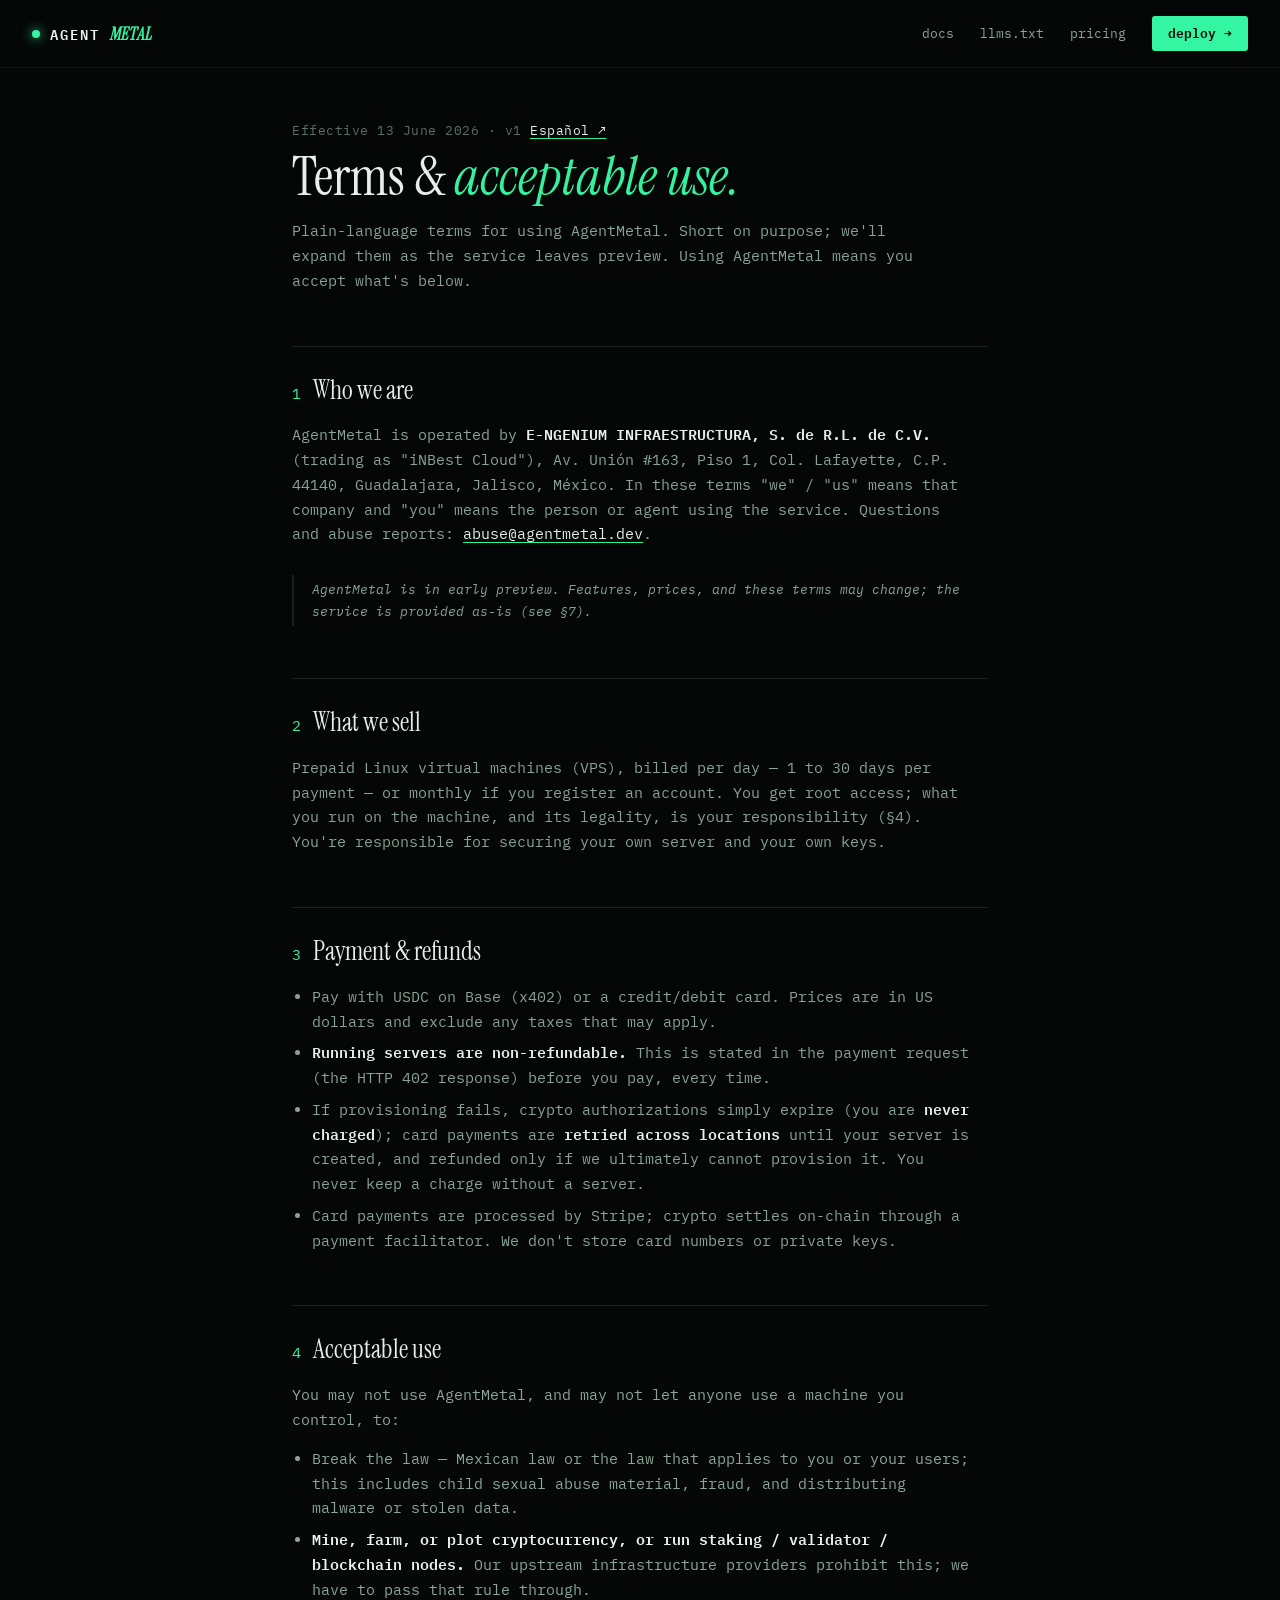
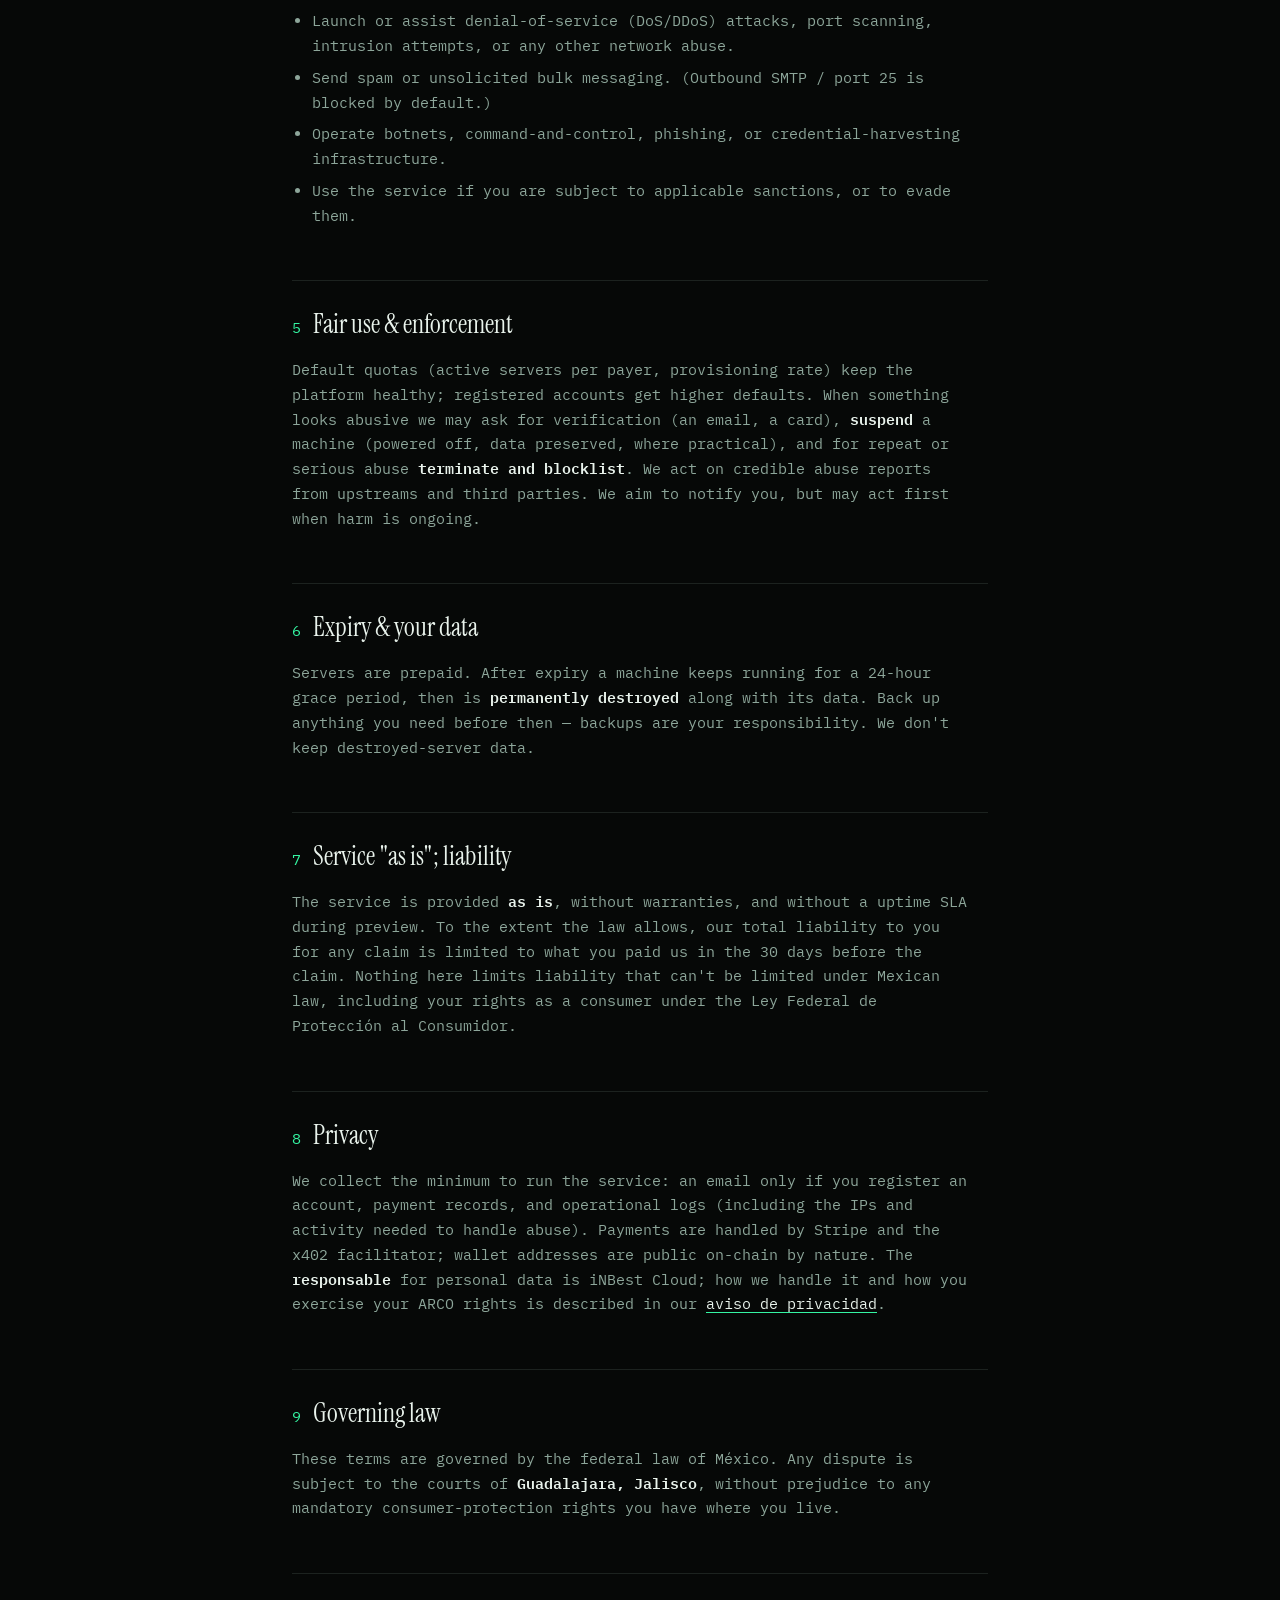
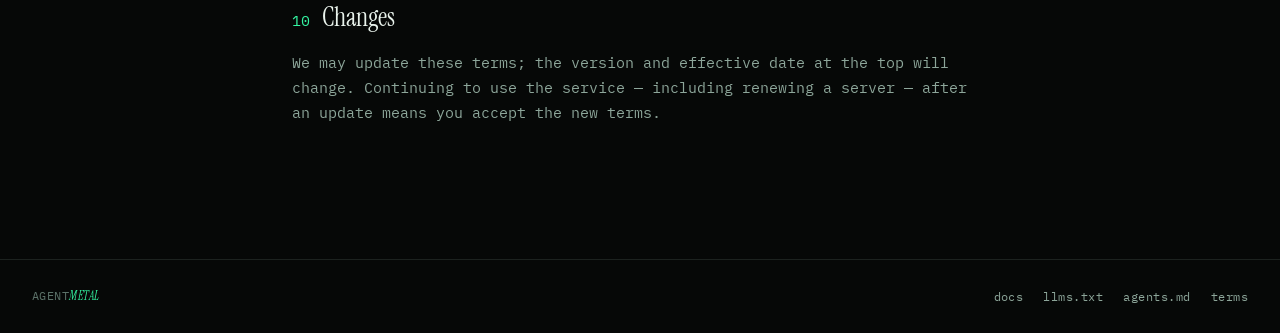
<file: terms/index.html>
<!doctype html>
<html lang="en">
<head>
<meta charset="utf-8">
<meta name="viewport" content="width=device-width, initial-scale=1">
<title>Terms &amp; Acceptable Use — AgentMetal</title>
<meta name="description" content="AgentMetal terms of service and acceptable use policy. Prepaid VPS, USDC or card, operated by E-NGENIUM INFRAESTRUCTURA S. de R.L. de C.V. (iNBest Cloud), Guadalajara, Mexico.">
<meta name="theme-color" content="#060807">
<link rel="canonical" href="https://agentmetal.dev/terms/">
<link rel="alternate" hreflang="en" href="https://agentmetal.dev/terms/">
<link rel="alternate" hreflang="es" href="https://agentmetal.dev/terms/es/">
<meta name="robots" content="index, follow">
<meta property="og:type" content="website">
<meta property="og:title" content="Terms &amp; Acceptable Use — AgentMetal">
<meta property="og:description" content="Prepaid VPS, USDC or card. Operated by iNBest Cloud, Guadalajara, México.">
<meta property="og:url" content="https://agentmetal.dev/terms/">
<meta property="og:image" content="https://agentmetal.dev/assets/og.jpg">
<meta name="twitter:card" content="summary_large_image">
<meta name="twitter:image" content="https://agentmetal.dev/assets/og.jpg">
<link rel="preconnect" href="https://fonts.googleapis.com">
<link rel="preconnect" href="https://fonts.gstatic.com" crossorigin>
<link href="https://fonts.googleapis.com/css2?family=Instrument+Serif:ital@0;1&family=IBM+Plex+Mono:ital,wght@0,400;0,500;0,600;1,400&display=swap" rel="stylesheet">
<link rel="stylesheet" href="../assets/style.css">
<link rel="icon" href="data:image/svg+xml,<svg xmlns='http://www.w3.org/2000/svg' viewBox='0 0 100 100'><rect width='100' height='100' fill='%23060807'/><text x='50' y='68' font-size='52' text-anchor='middle' fill='%2334f5a2' font-family='monospace'>4</text></svg>">
<style>
  .legal-wrap { max-width: 760px; margin: 0 auto; padding: 120px 32px 120px; }
  .legal-wrap .meta { font-size: 12.5px; color: var(--dim); letter-spacing: 0.04em; margin-bottom: 8px; }
  .legal-wrap h1 { font-family: var(--serif); font-weight: 400; font-size: clamp(38px,5vw,54px); line-height: 1.05; margin-bottom: 14px; }
  .legal-wrap h1 em { font-style: italic; color: var(--grn); }
  .legal-wrap .lede { color: var(--mut); margin-bottom: 6px; max-width: 640px; }
  .legal-wrap h2 { font-family: var(--serif); font-weight: 400; font-size: 26px; margin: 52px 0 12px; padding-top: 22px; border-top: 1px solid var(--line); }
  .legal-wrap h2 .n { font-family: var(--mono); font-size: 15px; color: var(--grn); margin-right: 12px; }
  .legal-wrap p { color: var(--mut); margin-bottom: 14px; max-width: 680px; }
  .legal-wrap ul { color: var(--mut); margin: 0 0 16px 20px; max-width: 660px; }
  .legal-wrap li { margin-bottom: 7px; }
  .legal-wrap strong { color: var(--ink); font-weight: 600; }
  .legal-wrap a { color: var(--ink); text-decoration-color: var(--grn); text-underline-offset: 3px; }
  .legal-wrap a:hover { color: var(--grn); }
  .legal-note { border-left: 2px solid var(--line); padding: 4px 0 4px 18px; margin: 28px 0; font-size: 13px; color: var(--dim); font-style: italic; }
</style>
</head>
<body data-page="docs">

<div class="grain" aria-hidden="true"></div>

<header class="nav">
  <a class="nav-mark" href="../">
    <span class="nav-dot" aria-hidden="true"></span>AGENT<em>METAL</em>
  </a>
  <nav class="nav-links" aria-label="Primary">
    <a href="../docs/">docs</a>
    <a href="../llms.txt">llms.txt</a>
    <a href="../#pricing">pricing</a>
    <a class="nav-cta" href="../docs/#quickstart">deploy <span aria-hidden="true">→</span></a>
  </nav>
</header>

<main class="legal-wrap">
  <p class="meta">Effective 13 June 2026 · v1 <a href="es/">Español ↗</a></p>
  <h1>Terms &amp; <em>acceptable use.</em></h1>
  <p class="lede">Plain-language terms for using AgentMetal. Short on purpose; we'll expand them as the
  service leaves preview. Using AgentMetal means you accept what's below.</p>

  <h2><span class="n">1</span>Who we are</h2>
  <p>AgentMetal is operated by <strong>E-NGENIUM INFRAESTRUCTURA, S. de R.L. de C.V.</strong>
  (trading as "iNBest Cloud"), Av. Unión #163, Piso 1, Col. Lafayette, C.P. 44140, Guadalajara,
  Jalisco, México. In these terms "we" / "us" means that company and "you" means the person or
  agent using the service. Questions and abuse reports: <a href="mailto:abuse@agentmetal.dev">abuse@agentmetal.dev</a>.</p>
  <p class="legal-note">AgentMetal is in early preview. Features, prices, and these terms may change;
  the service is provided as-is (see §7).</p>

  <h2><span class="n">2</span>What we sell</h2>
  <p>Prepaid Linux virtual machines (VPS), billed per day — 1 to 30 days per payment — or monthly if
  you register an account. You get root access; what you run on the machine, and its legality, is your
  responsibility (§4). You're responsible for securing your own server and your own keys.</p>

  <h2><span class="n">3</span>Payment &amp; refunds</h2>
  <ul>
    <li>Pay with USDC on Base (x402) or a credit/debit card. Prices are in US dollars and exclude any
    taxes that may apply.</li>
    <li><strong>Running servers are non-refundable.</strong> This is stated in the payment request
    (the HTTP 402 response) before you pay, every time.</li>
    <li>If provisioning fails, crypto authorizations simply expire (you are <strong>never charged</strong>);
    card payments are <strong>retried across locations</strong> until your server is created, and refunded
    only if we ultimately cannot provision it. You never keep a charge without a server.</li>
    <li>Card payments are processed by Stripe; crypto settles on-chain through a payment facilitator.
    We don't store card numbers or private keys.</li>
  </ul>

  <h2><span class="n">4</span>Acceptable use</h2>
  <p>You may not use AgentMetal, and may not let anyone use a machine you control, to:</p>
  <ul>
    <li>Break the law — Mexican law or the law that applies to you or your users; this includes child
    sexual abuse material, fraud, and distributing malware or stolen data.</li>
    <li><strong>Mine, farm, or plot cryptocurrency, or run staking / validator / blockchain nodes.</strong>
    Our upstream infrastructure providers prohibit this; we have to pass that rule through.</li>
    <li>Launch or assist denial-of-service (DoS/DDoS) attacks, port scanning, intrusion attempts, or
    any other network abuse.</li>
    <li>Send spam or unsolicited bulk messaging. (Outbound SMTP / port 25 is blocked by default.)</li>
    <li>Operate botnets, command-and-control, phishing, or credential-harvesting infrastructure.</li>
    <li>Use the service if you are subject to applicable sanctions, or to evade them.</li>
  </ul>

  <h2><span class="n">5</span>Fair use &amp; enforcement</h2>
  <p>Default quotas (active servers per payer, provisioning rate) keep the platform healthy; registered
  accounts get higher defaults. When something looks abusive we may ask for verification (an email, a
  card), <strong>suspend</strong> a machine (powered off, data preserved, where practical), and for
  repeat or serious abuse <strong>terminate and blocklist</strong>. We act on credible abuse reports
  from upstreams and third parties. We aim to notify you, but may act first when harm is ongoing.</p>

  <h2><span class="n">6</span>Expiry &amp; your data</h2>
  <p>Servers are prepaid. After expiry a machine keeps running for a 24-hour grace period, then is
  <strong>permanently destroyed</strong> along with its data. Back up anything you need before then —
  backups are your responsibility. We don't keep destroyed-server data.</p>

  <h2><span class="n">7</span>Service "as is"; liability</h2>
  <p>The service is provided <strong>as is</strong>, without warranties, and without a uptime SLA during
  preview. To the extent the law allows, our total liability to you for any claim is limited to what you
  paid us in the 30 days before the claim. Nothing here limits liability that can't be limited under
  Mexican law, including your rights as a consumer under the Ley Federal de Protección al Consumidor.</p>

  <h2><span class="n">8</span>Privacy</h2>
  <p>We collect the minimum to run the service: an email only if you register an account, payment
  records, and operational logs (including the IPs and activity needed to handle abuse). Payments are
  handled by Stripe and the x402 facilitator; wallet addresses are public on-chain by nature. The
  <strong>responsable</strong> for personal data is iNBest Cloud; how we handle it and how you exercise
  your ARCO rights is described in our
  <a href="https://www.inbest.cloud/en/aviso-de-privacidad" rel="noopener">aviso de privacidad</a>.</p>

  <h2><span class="n">9</span>Governing law</h2>
  <p>These terms are governed by the federal law of México. Any dispute is subject to the courts of
  <strong>Guadalajara, Jalisco</strong>, without prejudice to any mandatory consumer-protection rights
  you have where you live.</p>

  <h2><span class="n">10</span>Changes</h2>
  <p>We may update these terms; the version and effective date at the top will change. Continuing to use
  the service — including renewing a server — after an update means you accept the new terms.</p>
</main>

<footer class="foot">
  <span>AGENT<em>METAL</em></span>
  <nav aria-label="Footer">
    <a href="../docs/">docs</a><a href="../llms.txt">llms.txt</a><a href="../agents.md">agents.md</a><a href="./">terms</a>
  </nav>
</footer>

</body>
</html>
</file>
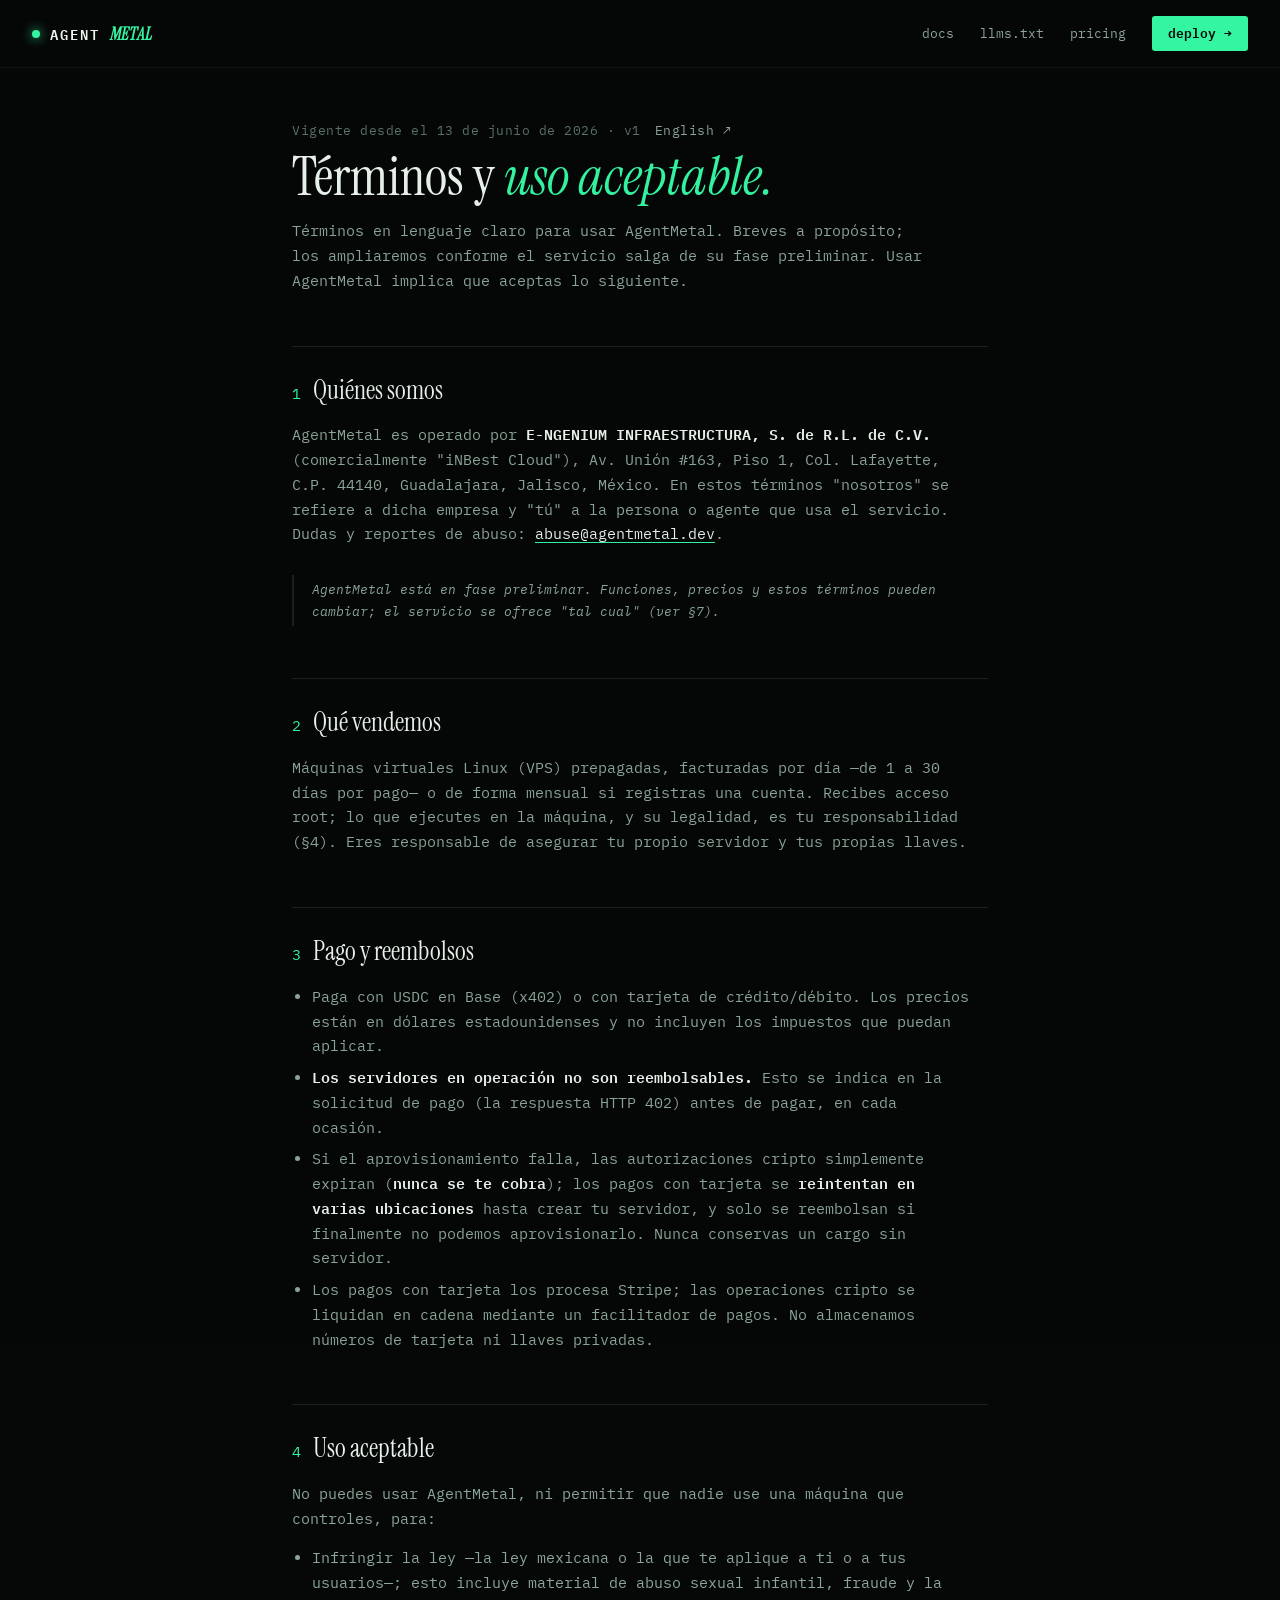
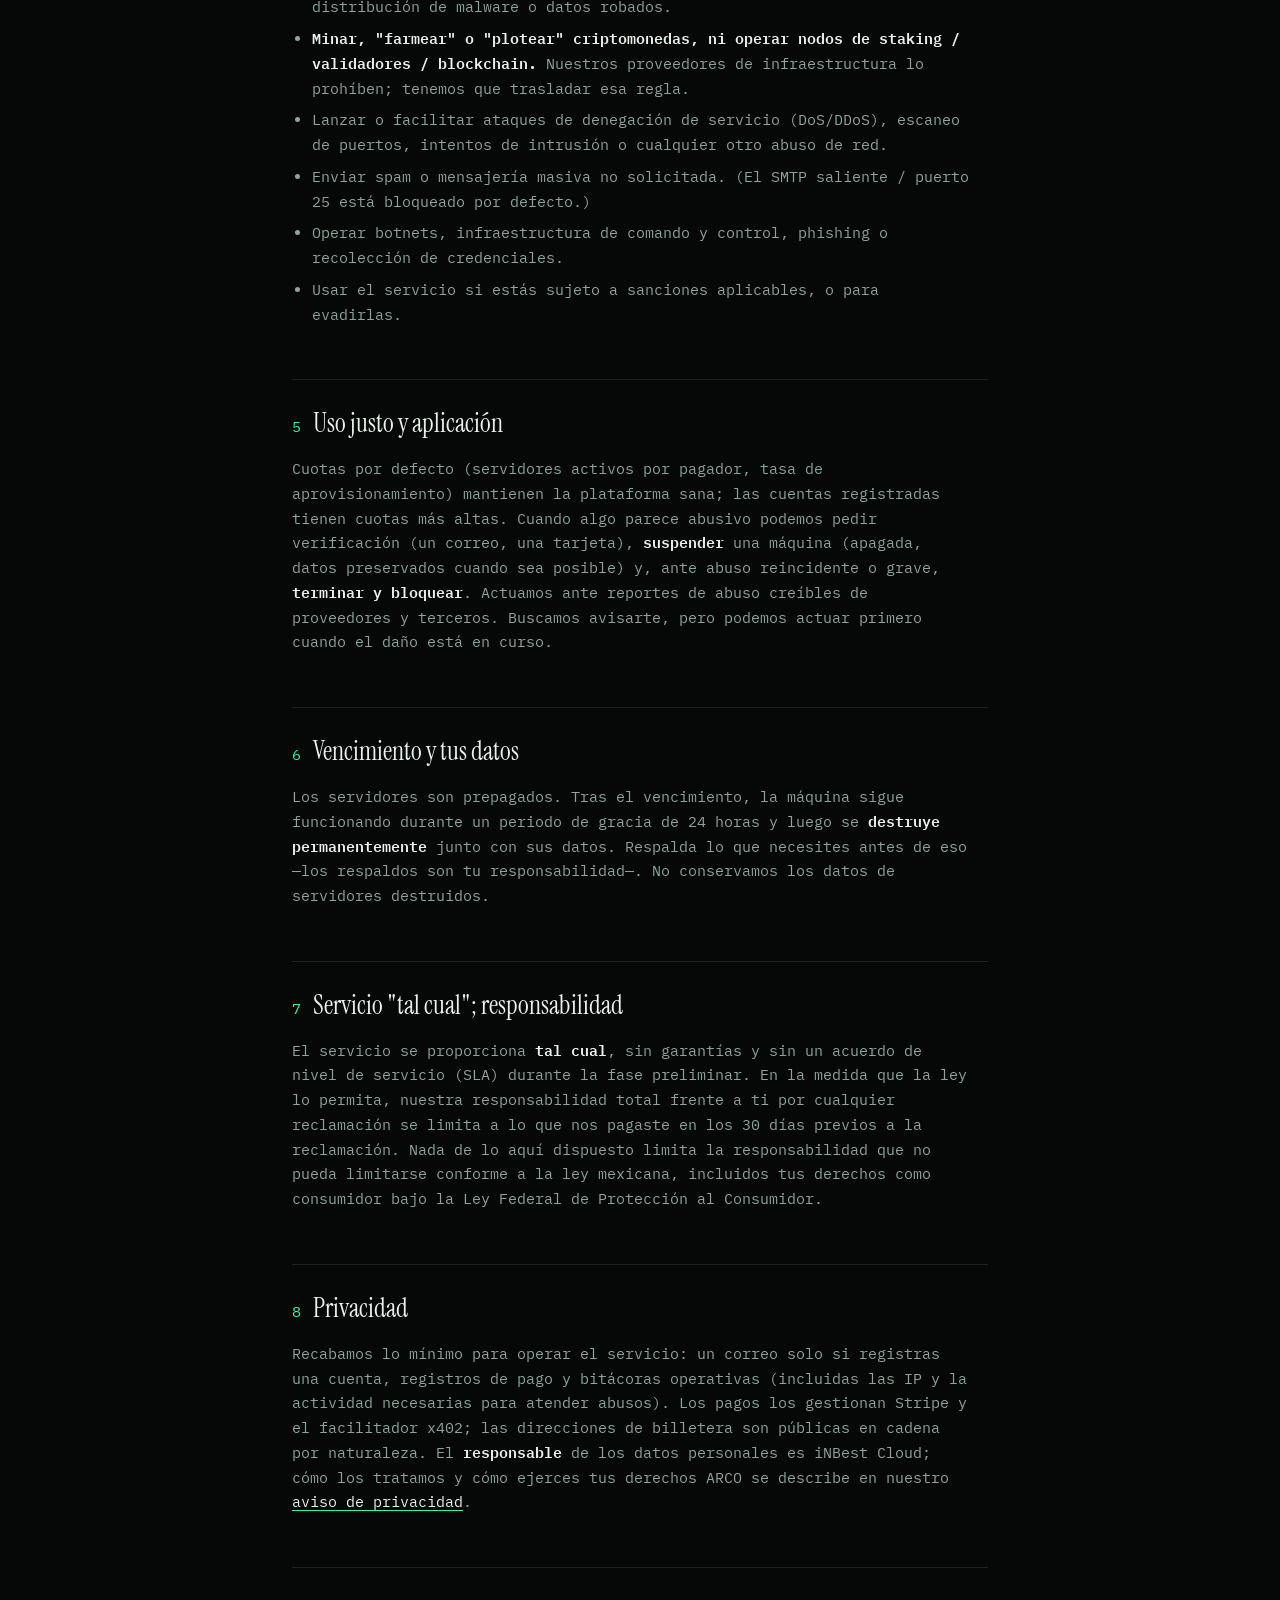
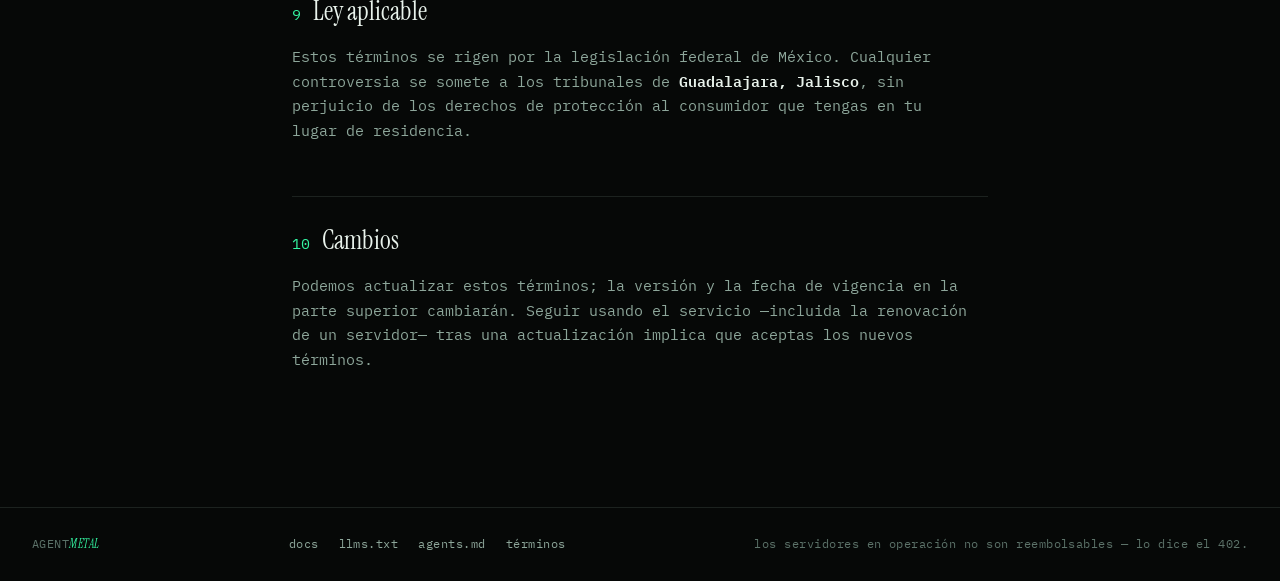
<file: terms/es/index.html>
<!doctype html>
<html lang="es">
<head>
<meta charset="utf-8">
<meta name="viewport" content="width=device-width, initial-scale=1">
<title>Términos y Uso Aceptable — AgentMetal</title>
<meta name="description" content="Términos del servicio y política de uso aceptable de AgentMetal. VPS prepagado, USDC o tarjeta, operado por E-NGENIUM INFRAESTRUCTURA S. de R.L. de C.V. (iNBest Cloud), Guadalajara, México.">
<meta name="theme-color" content="#060807">
<link rel="canonical" href="https://agentmetal.dev/terms/es/">
<link rel="alternate" hreflang="en" href="https://agentmetal.dev/terms/">
<link rel="alternate" hreflang="es" href="https://agentmetal.dev/terms/es/">
<meta name="robots" content="index, follow">
<meta property="og:type" content="website">
<meta property="og:title" content="Términos y Uso Aceptable — AgentMetal">
<meta property="og:description" content="VPS prepagado, USDC o tarjeta. Operado por iNBest Cloud, Guadalajara, México.">
<meta property="og:url" content="https://agentmetal.dev/terms/es/">
<meta property="og:image" content="https://agentmetal.dev/assets/og.jpg">
<meta name="twitter:card" content="summary_large_image">
<meta name="twitter:image" content="https://agentmetal.dev/assets/og.jpg">
<link rel="preconnect" href="https://fonts.googleapis.com">
<link rel="preconnect" href="https://fonts.gstatic.com" crossorigin>
<link href="https://fonts.googleapis.com/css2?family=Instrument+Serif:ital@0;1&family=IBM+Plex+Mono:ital,wght@0,400;0,500;0,600;1,400&display=swap" rel="stylesheet">
<link rel="stylesheet" href="../../assets/style.css">
<link rel="icon" href="data:image/svg+xml,<svg xmlns='http://www.w3.org/2000/svg' viewBox='0 0 100 100'><rect width='100' height='100' fill='%23060807'/><text x='50' y='68' font-size='52' text-anchor='middle' fill='%2334f5a2' font-family='monospace'>4</text></svg>">
<style>
  .legal-wrap { max-width: 760px; margin: 0 auto; padding: 120px 32px 120px; }
  .legal-wrap .meta { font-size: 12.5px; color: var(--dim); letter-spacing: 0.04em; margin-bottom: 8px; display: flex; gap: 14px; align-items: baseline; }
  .legal-wrap .meta a { color: var(--mut); text-decoration: none; }
  .legal-wrap .meta a:hover { color: var(--grn); }
  .legal-wrap h1 { font-family: var(--serif); font-weight: 400; font-size: clamp(38px,5vw,54px); line-height: 1.05; margin-bottom: 14px; }
  .legal-wrap h1 em { font-style: italic; color: var(--grn); }
  .legal-wrap .lede { color: var(--mut); margin-bottom: 6px; max-width: 640px; }
  .legal-wrap h2 { font-family: var(--serif); font-weight: 400; font-size: 26px; margin: 52px 0 12px; padding-top: 22px; border-top: 1px solid var(--line); }
  .legal-wrap h2 .n { font-family: var(--mono); font-size: 15px; color: var(--grn); margin-right: 12px; }
  .legal-wrap p { color: var(--mut); margin-bottom: 14px; max-width: 680px; }
  .legal-wrap ul { color: var(--mut); margin: 0 0 16px 20px; max-width: 660px; }
  .legal-wrap li { margin-bottom: 7px; }
  .legal-wrap strong { color: var(--ink); font-weight: 600; }
  .legal-wrap a { color: var(--ink); text-decoration-color: var(--grn); text-underline-offset: 3px; }
  .legal-wrap a:hover { color: var(--grn); }
  .legal-note { border-left: 2px solid var(--line); padding: 4px 0 4px 18px; margin: 28px 0; font-size: 13px; color: var(--dim); font-style: italic; }
</style>
</head>
<body data-page="docs">

<div class="grain" aria-hidden="true"></div>

<header class="nav">
  <a class="nav-mark" href="../../">
    <span class="nav-dot" aria-hidden="true"></span>AGENT<em>METAL</em>
  </a>
  <nav class="nav-links" aria-label="Primary">
    <a href="../../docs/">docs</a>
    <a href="../../llms.txt">llms.txt</a>
    <a href="../../#pricing">pricing</a>
    <a class="nav-cta" href="../../docs/#quickstart">deploy <span aria-hidden="true">→</span></a>
  </nav>
</header>

<main class="legal-wrap">
  <p class="meta">Vigente desde el 13 de junio de 2026 · v1 <a href="../">English ↗</a></p>
  <h1>Términos y <em>uso aceptable.</em></h1>
  <p class="lede">Términos en lenguaje claro para usar AgentMetal. Breves a propósito; los ampliaremos
  conforme el servicio salga de su fase preliminar. Usar AgentMetal implica que aceptas lo siguiente.</p>

  <h2><span class="n">1</span>Quiénes somos</h2>
  <p>AgentMetal es operado por <strong>E-NGENIUM INFRAESTRUCTURA, S. de R.L. de C.V.</strong>
  (comercialmente "iNBest Cloud"), Av. Unión #163, Piso 1, Col. Lafayette, C.P. 44140, Guadalajara,
  Jalisco, México. En estos términos "nosotros" se refiere a dicha empresa y "tú" a la persona o
  agente que usa el servicio. Dudas y reportes de abuso: <a href="mailto:abuse@agentmetal.dev">abuse@agentmetal.dev</a>.</p>
  <p class="legal-note">AgentMetal está en fase preliminar. Funciones, precios y estos términos pueden
  cambiar; el servicio se ofrece "tal cual" (ver §7).</p>

  <h2><span class="n">2</span>Qué vendemos</h2>
  <p>Máquinas virtuales Linux (VPS) prepagadas, facturadas por día —de 1 a 30 días por pago— o de forma
  mensual si registras una cuenta. Recibes acceso root; lo que ejecutes en la máquina, y su legalidad,
  es tu responsabilidad (§4). Eres responsable de asegurar tu propio servidor y tus propias llaves.</p>

  <h2><span class="n">3</span>Pago y reembolsos</h2>
  <ul>
    <li>Paga con USDC en Base (x402) o con tarjeta de crédito/débito. Los precios están en dólares
    estadounidenses y no incluyen los impuestos que puedan aplicar.</li>
    <li><strong>Los servidores en operación no son reembolsables.</strong> Esto se indica en la
    solicitud de pago (la respuesta HTTP 402) antes de pagar, en cada ocasión.</li>
    <li>Si el aprovisionamiento falla, las autorizaciones cripto simplemente expiran (<strong>nunca se te
    cobra</strong>); los pagos con tarjeta se <strong>reintentan en varias ubicaciones</strong> hasta crear
    tu servidor, y solo se reembolsan si finalmente no podemos aprovisionarlo. Nunca conservas un cargo
    sin servidor.</li>
    <li>Los pagos con tarjeta los procesa Stripe; las operaciones cripto se liquidan en cadena mediante
    un facilitador de pagos. No almacenamos números de tarjeta ni llaves privadas.</li>
  </ul>

  <h2><span class="n">4</span>Uso aceptable</h2>
  <p>No puedes usar AgentMetal, ni permitir que nadie use una máquina que controles, para:</p>
  <ul>
    <li>Infringir la ley —la ley mexicana o la que te aplique a ti o a tus usuarios—; esto incluye
    material de abuso sexual infantil, fraude y la distribución de malware o datos robados.</li>
    <li><strong>Minar, "farmear" o "plotear" criptomonedas, ni operar nodos de staking / validadores /
    blockchain.</strong> Nuestros proveedores de infraestructura lo prohíben; tenemos que trasladar
    esa regla.</li>
    <li>Lanzar o facilitar ataques de denegación de servicio (DoS/DDoS), escaneo de puertos, intentos
    de intrusión o cualquier otro abuso de red.</li>
    <li>Enviar spam o mensajería masiva no solicitada. (El SMTP saliente / puerto 25 está bloqueado por
    defecto.)</li>
    <li>Operar botnets, infraestructura de comando y control, phishing o recolección de credenciales.</li>
    <li>Usar el servicio si estás sujeto a sanciones aplicables, o para evadirlas.</li>
  </ul>

  <h2><span class="n">5</span>Uso justo y aplicación</h2>
  <p>Cuotas por defecto (servidores activos por pagador, tasa de aprovisionamiento) mantienen la
  plataforma sana; las cuentas registradas tienen cuotas más altas. Cuando algo parece abusivo podemos
  pedir verificación (un correo, una tarjeta), <strong>suspender</strong> una máquina (apagada, datos
  preservados cuando sea posible) y, ante abuso reincidente o grave, <strong>terminar y bloquear</strong>.
  Actuamos ante reportes de abuso creíbles de proveedores y terceros. Buscamos avisarte, pero podemos
  actuar primero cuando el daño está en curso.</p>

  <h2><span class="n">6</span>Vencimiento y tus datos</h2>
  <p>Los servidores son prepagados. Tras el vencimiento, la máquina sigue funcionando durante un periodo
  de gracia de 24 horas y luego se <strong>destruye permanentemente</strong> junto con sus datos.
  Respalda lo que necesites antes de eso —los respaldos son tu responsabilidad—. No conservamos los
  datos de servidores destruidos.</p>

  <h2><span class="n">7</span>Servicio "tal cual"; responsabilidad</h2>
  <p>El servicio se proporciona <strong>tal cual</strong>, sin garantías y sin un acuerdo de nivel de
  servicio (SLA) durante la fase preliminar. En la medida que la ley lo permita, nuestra responsabilidad
  total frente a ti por cualquier reclamación se limita a lo que nos pagaste en los 30 días previos a la
  reclamación. Nada de lo aquí dispuesto limita la responsabilidad que no pueda limitarse conforme a la
  ley mexicana, incluidos tus derechos como consumidor bajo la Ley Federal de Protección al Consumidor.</p>

  <h2><span class="n">8</span>Privacidad</h2>
  <p>Recabamos lo mínimo para operar el servicio: un correo solo si registras una cuenta, registros de
  pago y bitácoras operativas (incluidas las IP y la actividad necesarias para atender abusos). Los pagos
  los gestionan Stripe y el facilitador x402; las direcciones de billetera son públicas en cadena por
  naturaleza. El <strong>responsable</strong> de los datos personales es iNBest Cloud; cómo los tratamos
  y cómo ejerces tus derechos ARCO se describe en nuestro
  <a href="https://www.inbest.cloud/aviso-de-privacidad" rel="noopener">aviso de privacidad</a>.</p>

  <h2><span class="n">9</span>Ley aplicable</h2>
  <p>Estos términos se rigen por la legislación federal de México. Cualquier controversia se somete a los
  tribunales de <strong>Guadalajara, Jalisco</strong>, sin perjuicio de los derechos de protección al
  consumidor que tengas en tu lugar de residencia.</p>

  <h2><span class="n">10</span>Cambios</h2>
  <p>Podemos actualizar estos términos; la versión y la fecha de vigencia en la parte superior cambiarán.
  Seguir usando el servicio —incluida la renovación de un servidor— tras una actualización implica que
  aceptas los nuevos términos.</p>
</main>

<footer class="foot">
  <span>AGENT<em>METAL</em></span>
  <nav aria-label="Footer">
    <a href="../../docs/">docs</a><a href="../../llms.txt">llms.txt</a><a href="../../agents.md">agents.md</a><a href="./">términos</a>
  </nav>
  <span class="foot-note">los servidores en operación no son reembolsables — lo dice el 402.</span>
</footer>

</body>
</html>
</file>
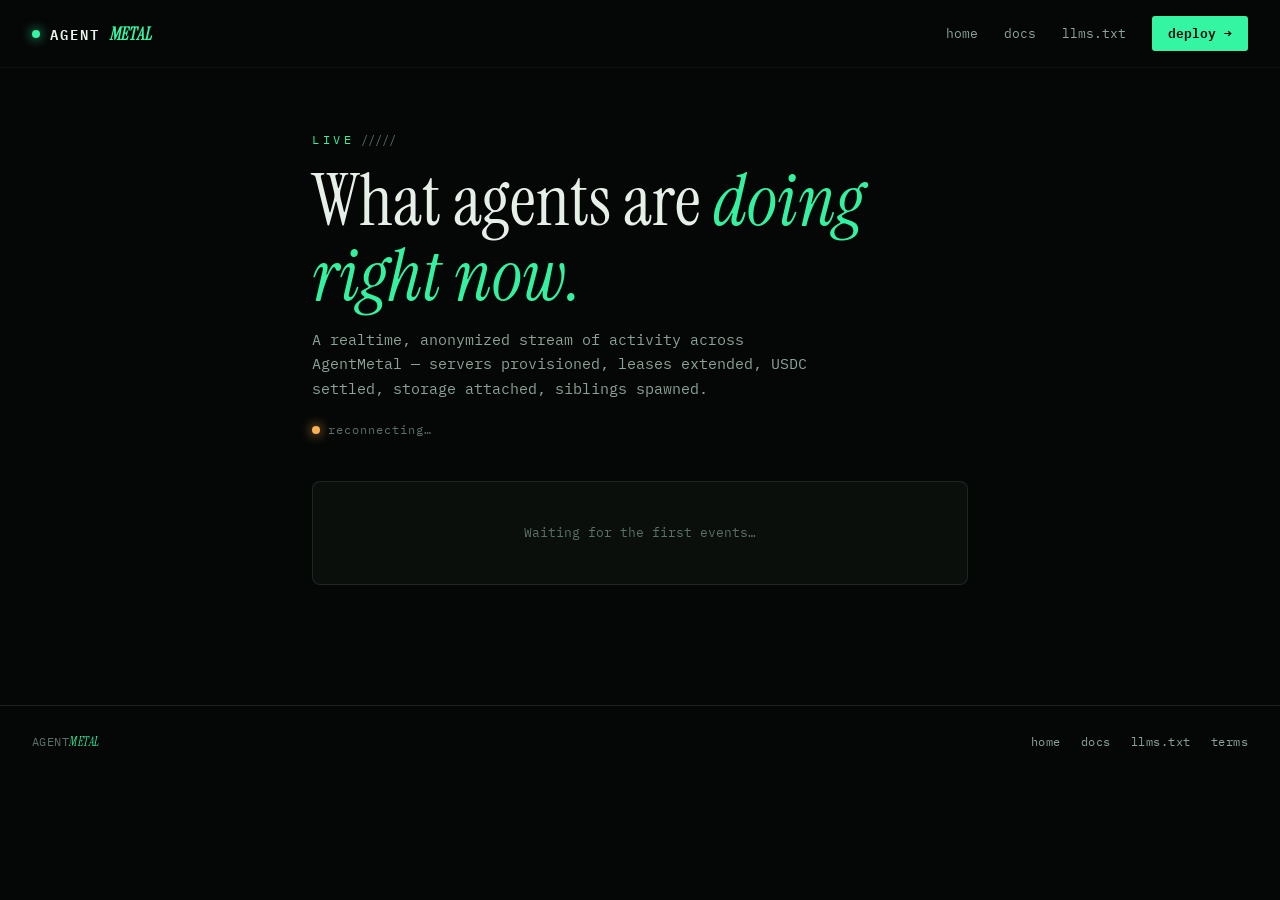
<file: live.html>
<!doctype html>
<html lang="en">
<head>
<meta charset="utf-8">
<meta name="viewport" content="width=device-width, initial-scale=1">
<title>AgentMetal — live · what agents are doing right now</title>
<meta name="description" content="A realtime stream of what AI agents are doing on AgentMetal right now: servers provisioned, leases extended, USDC settled, storage attached, siblings spawned. Anonymized, live.">
<meta name="robots" content="index, follow">
<meta name="theme-color" content="#060807">
<link rel="canonical" href="https://agentmetal.dev/live.html">
<meta property="og:type" content="website">
<meta property="og:site_name" content="AgentMetal">
<meta property="og:title" content="AgentMetal — live">
<meta property="og:description" content="What agents are doing right now: a realtime, anonymized stream of provisions, extensions, payments, and more.">
<meta property="og:url" content="https://agentmetal.dev/live.html">
<meta property="og:image" content="https://agentmetal.dev/assets/og.jpg">
<meta name="twitter:card" content="summary_large_image">
<meta name="twitter:title" content="AgentMetal — live">
<meta name="twitter:description" content="What agents are doing right now — realtime, anonymized.">
<meta name="twitter:image" content="https://agentmetal.dev/assets/og.jpg">
<link rel="preconnect" href="https://fonts.googleapis.com">
<link rel="preconnect" href="https://fonts.gstatic.com" crossorigin>
<link href="https://fonts.googleapis.com/css2?family=Instrument+Serif:ital@0;1&family=IBM+Plex+Mono:ital,wght@0,400;0,500;0,600;1,400&display=swap" rel="stylesheet">
<link rel="stylesheet" href="assets/style.css">
<link rel="icon" href="data:image/svg+xml,<svg xmlns='http://www.w3.org/2000/svg' viewBox='0 0 100 100'><rect width='100' height='100' fill='%23060807'/><text x='50' y='68' font-size='52' text-anchor='middle' fill='%2334f5a2' font-family='monospace'>4</text></svg>">
</head>
<body data-page="live">

<div class="grain" aria-hidden="true"></div>

<header class="nav">
  <a class="nav-mark" href="./">
    <span class="nav-dot" aria-hidden="true"></span>AGENT<em>METAL</em>
  </a>
  <nav class="nav-links" aria-label="Primary">
    <a href="./">home</a>
    <a href="docs/">docs</a>
    <a href="llms.txt">llms.txt</a>
    <a class="nav-cta" href="docs/#quickstart">deploy <span aria-hidden="true">→</span></a>
  </nav>
</header>

<main class="live-wrap">
  <div class="live-head">
    <span class="sect-no">LIVE</span>
    <h1>What agents are <em>doing right now.</em></h1>
    <p class="live-sub">A realtime, anonymized stream of activity across AgentMetal — servers provisioned, leases extended, USDC settled, storage attached, siblings spawned.</p>
    <div class="live-status" id="live-status">
      <span class="live-pulse" aria-hidden="true"></span>
      <span id="live-status-text">connecting…</span>
    </div>
  </div>

  <ul class="feed" id="feed" aria-live="polite" aria-label="Live activity feed">
    <li class="feed-empty" id="feed-empty">Waiting for the first events…</li>
  </ul>
</main>

<footer class="foot">
  <span>AGENT<em>METAL</em></span>
  <nav aria-label="Footer">
    <a href="./">home</a><a href="docs/">docs</a><a href="llms.txt">llms.txt</a><a href="terms/">terms</a>
  </nav>
</footer>

<script>
// AgentMetal /live — dependency-free realtime feed. Polls /v1/activity, animates only NEW
// rows in at the top, and reticks relative times every second. Graceful on API failure.
(function () {
  'use strict';
  var API = 'https://api.agentmetal.dev/v1/activity?limit=24';
  var POLL_MS = 4000;
  var MAX_ROWS = 50;

  var feed = document.getElementById('feed');
  var emptyEl = document.getElementById('feed-empty');
  var statusEl = document.getElementById('live-status');
  var statusText = document.getElementById('live-status-text');
  var reduced = matchMedia('(prefers-reduced-motion: reduce)').matches;

  // Each shown event keeps its absolute base time (epoch ms ≈ now − seconds_ago) so the
  // relative label can recompute every second without re-fetching. `key` dedups across polls.
  var shown = []; // [{ key, el, agoEl, at }]
  var seen = {};
  var lastOk = 0;

  function escapeHtml(s) {
    return String(s).replace(/[&<>"]/g, function (ch) {
      return { '&': '&amp;', '<': '&lt;', '>': '&gt;', '"': '&quot;' }[ch];
    });
  }
  function relTime(ms) {
    var s = Math.max(0, Math.round((Date.now() - ms) / 1000));
    if (s < 60) return s + 's ago';
    var m = Math.floor(s / 60);
    if (m < 60) return m + 'm ago';
    var h = Math.floor(m / 60);
    if (h < 24) return h + 'h ago';
    return Math.floor(h / 24) + 'd ago';
  }
  function keyFor(e) { return e.seconds_ago + '|' + e.kind + '|' + e.summary; }

  function makeRow(e, animate) {
    var li = document.createElement('li');
    li.className = 'feed-row' + (animate ? ' is-new' : '');
    var at = Date.now() - (Number(e.seconds_ago) || 0) * 1000;

    var dot = document.createElement('span');
    dot.className = 'feed-dot k-' + e.kind;
    dot.setAttribute('aria-hidden', 'true');

    var summary = document.createElement('span');
    summary.className = 'feed-summary';
    summary.innerHTML = escapeHtml(e.summary);

    var kind = document.createElement('span');
    kind.className = 'feed-kind k-' + e.kind;
    kind.textContent = e.kind;

    var ago = document.createElement('span');
    ago.className = 'feed-ago';
    ago.textContent = relTime(at);

    li.appendChild(dot);
    li.appendChild(summary);
    li.appendChild(kind);
    li.appendChild(ago);
    return { li: li, agoEl: ago, at: at };
  }

  function ingest(events) {
    if (emptyEl && emptyEl.parentNode) emptyEl.remove();
    // API returns newest-first; insert oldest-first so the newest ends up on top.
    var fresh = [];
    for (var i = 0; i < events.length; i++) {
      var k = keyFor(events[i]);
      if (!seen[k]) fresh.push({ e: events[i], k: k });
    }
    var firstLoad = shown.length === 0;
    for (var j = fresh.length - 1; j >= 0; j--) {
      var item = fresh[j];
      seen[item.k] = true;
      var row = makeRow(item.e, !firstLoad && !reduced);
      feed.insertBefore(row.li, feed.firstChild);
      shown.unshift({ key: item.k, el: row.li, agoEl: row.agoEl, at: row.at });
    }
    // Trim the tail so the DOM (and `seen`) don't grow forever.
    while (shown.length > MAX_ROWS) {
      var drop = shown.pop();
      if (drop.el.parentNode) drop.el.remove();
      delete seen[drop.key];
    }
  }

  function setStatus(ok) {
    if (ok) {
      statusEl.classList.remove('is-stale');
      statusText.textContent = 'live · updating every 4s';
    } else if (Date.now() - lastOk > 15000) {
      statusEl.classList.add('is-stale');
      statusText.textContent = 'reconnecting…';
    }
  }

  function poll() {
    fetch(API, { headers: { accept: 'application/json' } })
      .then(function (r) { return r.ok ? r.json() : Promise.reject(r.status); })
      .then(function (d) {
        if (d && Array.isArray(d.events)) { ingest(d.events); lastOk = Date.now(); setStatus(true); }
      })
      .catch(function () { setStatus(false); });
  }

  // Retick relative times every second (no network).
  setInterval(function () {
    for (var i = 0; i < shown.length; i++) shown[i].agoEl.textContent = relTime(shown[i].at);
  }, 1000);

  poll();
  setInterval(poll, POLL_MS);
})();
</script>
</body>
</html>
</file>
<file: assets/style.css>
/* ============================================================
   AGENTHOST — editorial terminal
   Instrument Serif (display) × IBM Plex Mono (protocol)
   ============================================================ */

:root {
  --bg: #060807;
  --bg-2: #0b100d;
  --bg-3: #101713;
  --ink: #e9f3ec;
  --mut: #8da69a;
  --dim: #5c7269;
  --grn: #34f5a2;
  --grn-soft: rgba(52, 245, 162, 0.12);
  --amb: #ffb454;
  --line: rgba(141, 166, 154, 0.16);
  --line-hot: rgba(52, 245, 162, 0.35);
  --serif: "Instrument Serif", "Times New Roman", serif;
  --mono: "IBM Plex Mono", ui-monospace, "SF Mono", monospace;
  --max: 1120px;
}

* { box-sizing: border-box; margin: 0; padding: 0; }

html { scroll-behavior: smooth; }

body {
  background: var(--bg);
  color: var(--ink);
  font-family: var(--mono);
  font-size: 15px;
  line-height: 1.65;
  -webkit-font-smoothing: antialiased;
  overflow-x: hidden;
}

::selection { background: var(--grn); color: var(--bg); }

a { color: inherit; }

code {
  font-family: var(--mono);
  font-size: 0.92em;
  color: var(--grn);
  background: var(--grn-soft);
  padding: 0.1em 0.4em;
  border-radius: 3px;
}

/* ---- grain + scanline atmosphere ---- */
.grain {
  position: fixed; inset: -50%;
  pointer-events: none; z-index: 9;
  opacity: 0.5;
  background-image: url("data:image/svg+xml,%3Csvg xmlns='http://www.w3.org/2000/svg' width='160' height='160'%3E%3Cfilter id='n'%3E%3CfeTurbulence type='fractalNoise' baseFrequency='0.9' numOctaves='2'/%3E%3CfeColorMatrix values='0 0 0 0 0 0 0 0 0 0 0 0 0 0 0 0 0 0 0.05 0'/%3E%3C/filter%3E%3Crect width='160' height='160' filter='url(%23n)'/%3E%3C/svg%3E");
  animation: grain 7s steps(8) infinite;
}
@keyframes grain {
  0%,100% { transform: translate(0,0); } 25% { transform: translate(2%,-3%); }
  50% { transform: translate(-3%,2%); } 75% { transform: translate(3%,3%); }
}

/* ============ NAV ============ */
.nav {
  position: fixed; top: 0; left: 0; right: 0; z-index: 20;
  display: flex; align-items: center; justify-content: space-between;
  padding: 16px 32px;
  background: rgba(6, 8, 7, 0.72);
  -webkit-backdrop-filter: blur(14px);
  backdrop-filter: blur(14px);
  border-bottom: 1px solid rgba(141, 166, 154, 0.08);
}
.nav-mark {
  font-family: var(--mono); font-weight: 600; letter-spacing: 0.14em;
  font-size: 14px; text-decoration: none; display: flex; align-items: center; gap: 10px;
}
.nav-mark em { font-family: var(--serif); font-style: italic; font-size: 17px; letter-spacing: 0.02em; color: var(--grn); }
.nav-dot {
  width: 8px; height: 8px; background: var(--grn); border-radius: 50%;
  box-shadow: 0 0 12px var(--grn);
  animation: pulse 2.4s ease-in-out infinite;
}
@keyframes pulse { 0%,100% { opacity: 1; } 50% { opacity: 0.35; } }
.nav-links { display: flex; align-items: center; gap: 26px; font-size: 13px; }
.nav-links a { text-decoration: none; color: var(--mut); transition: color 0.2s; }
.nav-links a:hover { color: var(--grn); }
.nav-cta {
  color: var(--bg) !important; background: var(--grn);
  padding: 7px 16px; border-radius: 3px; font-weight: 600;
  transition: transform 0.15s ease, box-shadow 0.2s !important;
}
.nav-cta:hover { transform: translateY(-1px); box-shadow: 0 0 24px rgba(52,245,162,0.45); }

/* ============ HERO ============ */
.hero {
  position: relative; min-height: 100svh;
  display: flex; flex-direction: column; justify-content: center;
  padding: 120px 32px 0;
}
#lattice { position: absolute; inset: 0; width: 100%; height: 100%; z-index: 0; }
.hero-veil {
  position: absolute; inset: 0; z-index: 1; pointer-events: none;
  background:
    radial-gradient(ellipse 70% 55% at 32% 48%, rgba(6,8,7,0.88), rgba(6,8,7,0.25) 60%, transparent),
    linear-gradient(to bottom, rgba(6,8,7,0.4), transparent 30%, transparent 70%, var(--bg));
}
.hero-inner { position: relative; z-index: 2; max-width: var(--max); margin: 0 auto; width: 100%; }

.hero-kicker { font-size: 13px; color: var(--mut); letter-spacing: 0.08em; margin-bottom: 28px; }
.chip {
  display: inline-block; font-size: 11px; font-weight: 600; letter-spacing: 0.12em;
  border: 1px solid var(--line); color: var(--mut);
  padding: 3px 10px; border-radius: 99px; text-transform: uppercase;
}
.chip-grn { border-color: var(--line-hot); color: var(--grn); background: var(--grn-soft); }

.hero-title {
  font-family: var(--serif); font-weight: 400;
  font-size: clamp(46px, 7.2vw, 96px);
  line-height: 1.02; letter-spacing: -0.01em;
  margin-bottom: 30px;
}
.hero-title span { display: block; }
.hero-title em { font-style: italic; color: var(--grn); }

.hero-sub { max-width: 540px; color: var(--mut); font-size: 15px; margin-bottom: 38px; }
.hero-sub a { color: var(--ink); text-decoration-color: var(--grn); text-underline-offset: 3px; }
.hero-sub a:hover { color: var(--grn); }

.hero-actions { display: flex; gap: 14px; flex-wrap: wrap; margin-bottom: 30px; }
.btn {
  font-family: var(--mono); font-size: 13.5px; font-weight: 600; letter-spacing: 0.04em;
  text-decoration: none; padding: 13px 24px; border-radius: 3px;
  transition: transform 0.15s ease, box-shadow 0.2s ease, background 0.2s, color 0.2s, border-color 0.2s;
}
.btn-solid { background: var(--grn); color: var(--bg); }
.btn-solid:hover { transform: translateY(-2px); box-shadow: 0 0 32px rgba(52,245,162,0.4); }
.btn-ghost { border: 1px solid var(--line); color: var(--ink); }
.btn-ghost:hover { border-color: var(--line-hot); color: var(--grn); transform: translateY(-2px); }
.btn-live { border: 1px solid var(--line); color: var(--ink); display: inline-flex; align-items: center; gap: 8px; }
.btn-live:hover { border-color: var(--line-hot); color: var(--grn); transform: translateY(-2px); }
.btn-full { display: block; text-align: center; }

/* Live indicator dot — reused by the hero button, ticker badge, and /live status. */
.live-pulse {
  width: 7px; height: 7px; border-radius: 50%; background: var(--grn);
  box-shadow: 0 0 12px var(--grn); animation: pulse 2.4s ease-in-out infinite; flex: none;
}

.hero-meta { font-size: 12.5px; color: var(--dim); letter-spacing: 0.05em; }
.hero-meta .sep { margin: 0 10px; }
.hero-meta .grn { color: var(--grn); }

/* ticker */
.hero-ticker {
  position: relative; z-index: 2;
  margin-top: auto; border-top: 1px solid var(--line);
  overflow: hidden; white-space: nowrap;
  padding: 13px 0; margin-left: -32px; margin-right: -32px;
  mask-image: linear-gradient(to right, transparent, #000 8%, #000 92%, transparent);
}
a.hero-ticker { display: block; text-decoration: none; cursor: pointer; transition: border-color 0.2s; }
a.hero-ticker:hover { border-top-color: var(--line-hot); }
a.hero-ticker:hover .ticker-track span { color: var(--mut); }
.ticker-track { display: inline-flex; gap: 42px; animation: tick 36s linear infinite; will-change: transform; }
.ticker-track span { font-size: 12px; color: var(--dim); letter-spacing: 0.08em; transition: color 0.2s; }
.ticker-track i { font-style: normal; font-size: 12px; color: var(--grn); font-weight: 600; }
@keyframes tick { to { transform: translateX(-50%); } }
/* Static caps that overlay the marquee edges — left "LIVE" badge, right "go to live activity" cue. */
.ticker-badge, .ticker-cta {
  position: absolute; top: 0; bottom: 0; z-index: 3; display: inline-flex; align-items: center;
  font-size: 11px; font-weight: 600; letter-spacing: 0.12em; color: var(--dim);
  pointer-events: none; background: var(--bg);
}
.ticker-badge { left: 0; gap: 7px; padding: 0 18px 0 32px; color: var(--grn); }
.ticker-cta { right: 0; gap: 6px; padding: 0 32px 0 18px; color: var(--mut); }
.ticker-cta span { color: var(--grn); }
a.hero-ticker:hover .ticker-cta { color: var(--grn); }

/* ============ SECTIONS ============ */
.sect { position: relative; max-width: var(--max); margin: 0 auto; padding: 130px 32px 0; }
.sect-head { margin-bottom: 56px; max-width: 640px; }
.sect-no {
  display: block; font-size: 12px; color: var(--grn); letter-spacing: 0.3em;
  margin-bottom: 14px;
}
.sect-no::after { content: " /////"; color: var(--dim); letter-spacing: 0; }
.sect-head h2 {
  font-family: var(--serif); font-weight: 400;
  font-size: clamp(34px, 4.6vw, 56px); line-height: 1.05; margin-bottom: 16px;
}
.sect-head h2 em { font-style: italic; color: var(--grn); }
.sect-head p { color: var(--mut); max-width: 560px; }

/* ============ TERMINAL ============ */
.sect-term { max-width: 880px; }
.term {
  border: 1px solid var(--line); border-radius: 8px; overflow: hidden;
  background: linear-gradient(180deg, var(--bg-2), var(--bg));
  box-shadow: 0 30px 80px rgba(0,0,0,0.5), 0 0 0 1px rgba(52,245,162,0.04), 0 0 60px rgba(52,245,162,0.05);
}
.term-bar {
  display: flex; align-items: center; gap: 8px;
  padding: 12px 16px; border-bottom: 1px solid var(--line);
  background: rgba(141,166,154,0.04);
}
.term-dot { width: 10px; height: 10px; border-radius: 50%; background: var(--line); }
.term-dot:first-child { background: rgba(255,180,84,0.5); }
.term-title { font-size: 12px; color: var(--dim); margin-left: 10px; }
.term-time { margin-left: auto; font-size: 12px; color: var(--grn); }
.term-body {
  font-family: var(--mono); font-size: 13px; line-height: 1.75;
  padding: 22px 24px 28px; min-height: 340px; white-space: pre-wrap;
  color: var(--mut);
}
.term-body .t-cmd { color: var(--ink); }
.term-body .t-dollar { color: var(--grn); }
.term-body .t-status { color: var(--amb); font-weight: 600; }
.term-body .t-ok { color: var(--grn); font-weight: 600; }
.term-body .t-key { color: var(--ink); }
.term-body .t-comment { color: var(--dim); font-style: italic; }
.t-cursor {
  display: inline-block; width: 8px; height: 15px; vertical-align: -2px;
  background: var(--grn); animation: blink 1s steps(1) infinite;
}
@keyframes blink { 50% { opacity: 0; } }

/* ============ FLOW ============ */
.flow { list-style: none; display: grid; grid-template-columns: repeat(4, 1fr); gap: 1px; background: var(--line); border: 1px solid var(--line); }
.flow-step { background: var(--bg); padding: 30px 26px 36px; position: relative; transition: background 0.3s; }
.flow-step:hover { background: var(--bg-2); }
.flow-step:hover .flow-code { text-shadow: 0 0 24px currentColor; }
.flow-code {
  font-size: 38px; font-weight: 600; letter-spacing: 0.02em; color: var(--dim);
  display: block; margin-bottom: 20px; transition: text-shadow 0.3s;
}
.flow-code.grn { color: var(--grn); }
.flow-step h3 { font-family: var(--serif); font-weight: 400; font-size: 21px; margin-bottom: 10px; }
.flow-step p { font-size: 13px; color: var(--mut); }

/* ============ PRICING ============ */
.price-grid { display: grid; grid-template-columns: repeat(3, 1fr); gap: 20px; }
.price-card {
  border: 1px solid var(--line); border-radius: 6px; padding: 30px 28px;
  background: var(--bg-2);
  transition: transform 0.25s ease, border-color 0.25s, box-shadow 0.25s;
}
.price-card:hover { transform: translateY(-4px); border-color: var(--line-hot); }
.price-hot { border-color: var(--line-hot); background: linear-gradient(180deg, rgba(52,245,162,0.05), var(--bg-2)); box-shadow: 0 0 50px rgba(52,245,162,0.07); }
.price-card header { display: flex; align-items: center; justify-content: space-between; margin-bottom: 26px; }
.price-card h3 { font-family: var(--serif); font-style: italic; font-weight: 400; font-size: 26px; }
.price { font-size: 14px; color: var(--mut); }
.price strong { font-size: 44px; font-weight: 500; color: var(--ink); letter-spacing: -0.03em; }
.price-alt { font-size: 12.5px; color: var(--dim); margin: 4px 0 24px; }
.price-card ul { list-style: none; margin-bottom: 28px; }
.price-card li { font-size: 13px; color: var(--mut); padding: 8px 0; border-top: 1px dashed var(--line); }
.price-card li::before { content: "+ "; color: var(--grn); }
.fineprint { margin-top: 28px; font-size: 12px; color: var(--dim); }

/* coming soon */
.chip-amb { border-color: rgba(255,180,84,0.35); color: var(--amb); background: rgba(255,180,84,0.08); }
.soon {
  display: flex; gap: 28px; align-items: flex-start; flex-wrap: wrap;
  border: 1px dashed var(--line); border-radius: 6px;
  padding: 22px 26px; margin-top: 22px;
}
.soon-items { display: flex; gap: 48px; flex-wrap: wrap; flex: 1; min-width: 280px; }
.soon-item { max-width: 360px; }
.soon-item h4 { font-family: var(--serif); font-style: italic; font-weight: 400; font-size: 21px; margin-bottom: 6px; }
.soon-item p { font-size: 13px; color: var(--mut); }

/* ============ CHANNELS ============ */
.chan-grid { display: grid; grid-template-columns: repeat(2, 1fr); gap: 1px; background: var(--line); border: 1px solid var(--line); }
.chan {
  background: var(--bg); padding: 30px 28px; text-decoration: none;
  display: flex; flex-direction: column; gap: 8px;
  transition: background 0.25s;
}
.chan:hover { background: var(--bg-2); }
.chan:hover .chan-k { color: var(--grn); }
.chan-k { font-family: var(--serif); font-size: 26px; font-style: italic; transition: color 0.2s; }
.chan-k::after { content: " ↗"; font-family: var(--mono); font-size: 14px; color: var(--dim); }
.chan-v { font-size: 13px; color: var(--mut); }

/* ============ OUTRO ============ */
.outro {
  position: relative; text-align: center;
  padding: 200px 32px 160px; overflow: hidden;
}
.outro-402 {
  position: absolute; inset: 0; display: flex; align-items: center; justify-content: center;
  font-family: var(--serif); font-style: italic;
  font-size: clamp(240px, 42vw, 560px); line-height: 1;
  color: transparent;
  -webkit-text-stroke: 1px rgba(52,245,162,0.13);
  pointer-events: none; user-select: none;
}
.outro h2 {
  position: relative; font-family: var(--serif); font-weight: 400;
  font-size: clamp(36px, 5.4vw, 64px); line-height: 1.08; margin-bottom: 36px;
}
.outro h2 em { font-style: italic; color: var(--grn); }
.outro-sub {
  position: relative; color: var(--mut); font-size: 14.5px;
  margin: -10px auto 38px; max-width: 560px;
}
.outro .hero-actions { justify-content: center; }

/* ============ FOOTER ============ */
.foot {
  border-top: 1px solid var(--line);
  display: flex; align-items: center; justify-content: space-between; gap: 20px; flex-wrap: wrap;
  padding: 26px 32px; font-size: 12px; color: var(--dim); letter-spacing: 0.04em;
}
.foot em { font-family: var(--serif); font-style: italic; color: var(--grn); }
.foot nav { display: flex; gap: 20px; }
.foot a { color: var(--mut); text-decoration: none; }
.foot a:hover { color: var(--grn); }

/* ============ REVEALS ============ */
.reveal { opacity: 0; transform: translateY(22px); animation: rise 0.9s cubic-bezier(0.2, 0.7, 0.2, 1) forwards; }
.d1 { animation-delay: 0.08s; } .d2 { animation-delay: 0.18s; } .d3 { animation-delay: 0.3s; }
.d4 { animation-delay: 0.42s; } .d5 { animation-delay: 0.54s; } .d6 { animation-delay: 0.7s; }
@keyframes rise { to { opacity: 1; transform: none; } }

.io-reveal { opacity: 0; transform: translateY(26px); transition: opacity 0.8s cubic-bezier(0.2,0.7,0.2,1), transform 0.8s cubic-bezier(0.2,0.7,0.2,1); }
.io-reveal.is-in { opacity: 1; transform: none; }
.flow-step.io-reveal:nth-child(2), .price-card.io-reveal:nth-child(2) { transition-delay: 0.1s; }
.flow-step.io-reveal:nth-child(3), .price-card.io-reveal:nth-child(3) { transition-delay: 0.2s; }
.flow-step.io-reveal:nth-child(4) { transition-delay: 0.3s; }

:focus-visible { outline: 2px solid var(--grn); outline-offset: 3px; }

@media (prefers-reduced-motion: reduce) {
  .reveal, .io-reveal { opacity: 1 !important; transform: none !important; animation: none !important; transition: none !important; }
  .ticker-track { animation: none; }
  .grain { animation: none; }
  html { scroll-behavior: auto; }
}

/* ============ RESPONSIVE ============ */
@media (max-width: 900px) {
  .flow { grid-template-columns: 1fr 1fr; }
  .price-grid { grid-template-columns: 1fr; }
  .chan-grid { grid-template-columns: 1fr; }
}
@media (max-width: 600px) {
  .nav { padding: 14px 18px; }
  .nav-links { gap: 16px; }
  .nav-links a:not(.nav-cta) { display: none; }
  .hero, .sect { padding-left: 18px; padding-right: 18px; }
  .hero-ticker { margin-left: -18px; margin-right: -18px; }
  .ticker-badge { padding-left: 18px; }
  .ticker-cta { padding-right: 18px; }
  .flow { grid-template-columns: 1fr; }
  .foot { flex-direction: column; align-items: flex-start; }
}

/* ============================================================
   DOCS
   ============================================================ */
body[data-page="docs"] { background: var(--bg); }
.docs-wrap {
  display: grid; grid-template-columns: 240px 1fr;
  max-width: 1180px; margin: 0 auto; padding: 110px 32px 120px; gap: 56px;
}
.docs-side { position: sticky; top: 110px; align-self: start; }
.docs-side h4 {
  font-size: 11px; letter-spacing: 0.24em; color: var(--grn);
  text-transform: uppercase; margin: 26px 0 10px; font-weight: 600;
}
.docs-side h4:first-child { margin-top: 0; }
.docs-side a {
  display: block; font-size: 13px; color: var(--mut); text-decoration: none;
  padding: 5px 0 5px 14px; border-left: 1px solid var(--line);
  transition: color 0.15s, border-color 0.15s;
}
.docs-side a:hover, .docs-side a.active { color: var(--grn); border-left-color: var(--grn); }

.docs-main { min-width: 0; }
.docs-main h1 {
  font-family: var(--serif); font-weight: 400; font-size: clamp(38px, 5vw, 54px);
  line-height: 1.05; margin-bottom: 14px;
}
.docs-main h1 em { font-style: italic; color: var(--grn); }
.docs-main .lede { color: var(--mut); max-width: 600px; margin-bottom: 14px; }
.docs-main h2 {
  font-family: var(--serif); font-weight: 400; font-size: 32px;
  margin: 72px 0 16px; padding-top: 26px; border-top: 1px solid var(--line);
}
.docs-main h2 em { font-style: italic; color: var(--grn); }
.docs-main h3 { font-size: 15px; font-weight: 600; margin: 34px 0 10px; color: var(--ink); }
.docs-main p { color: var(--mut); margin-bottom: 14px; max-width: 640px; }
.docs-main ul, .docs-main ol { color: var(--mut); margin: 0 0 16px 22px; max-width: 620px; }
.docs-main li { margin-bottom: 6px; }
.docs-main strong { color: var(--ink); font-weight: 600; }

.codeblock {
  position: relative; border: 1px solid var(--line); border-radius: 6px;
  background: var(--bg-2); margin: 18px 0 26px; overflow: hidden;
}
.codeblock pre {
  padding: 18px 20px; overflow-x: auto; font-size: 13px; line-height: 1.7;
  color: var(--mut);
}
.codeblock .cb-label {
  position: absolute; top: 10px; right: 12px;
  font-size: 10.5px; letter-spacing: 0.18em; color: var(--dim); text-transform: uppercase;
}
.codeblock .c-grn { color: var(--grn); }
.codeblock .c-amb { color: var(--amb); }
.codeblock .c-ink { color: var(--ink); }
.codeblock .c-dim { color: var(--dim); font-style: italic; }

.docs-table { width: 100%; border-collapse: collapse; margin: 18px 0 26px; font-size: 13px; }
.docs-table th {
  text-align: left; font-size: 11px; letter-spacing: 0.16em; text-transform: uppercase;
  color: var(--grn); padding: 10px 14px; border-bottom: 1px solid var(--line-hot); font-weight: 600;
}
.docs-table td { padding: 11px 14px; border-bottom: 1px dashed var(--line); color: var(--mut); }
.docs-table td:first-child { color: var(--ink); white-space: nowrap; }

.callout {
  border-left: 2px solid var(--grn); background: var(--grn-soft);
  padding: 14px 18px; border-radius: 0 4px 4px 0; margin: 18px 0 26px;
  font-size: 13.5px; color: var(--mut); max-width: 640px;
}
.callout strong { color: var(--grn); }

.endpoint {
  display: flex; align-items: baseline; gap: 12px; flex-wrap: wrap;
  margin: 30px 0 8px;
}
.endpoint .verb {
  font-size: 12px; font-weight: 600; letter-spacing: 0.1em;
  padding: 3px 9px; border-radius: 3px;
}
.verb-post { background: var(--grn-soft); color: var(--grn); border: 1px solid var(--line-hot); }
.verb-get { background: rgba(255,180,84,0.1); color: var(--amb); border: 1px solid rgba(255,180,84,0.3); }
.verb-del { background: rgba(255,107,107,0.1); color: #ff6b6b; border: 1px solid rgba(255,107,107,0.3); }
.endpoint code { background: none; color: var(--ink); font-size: 15px; padding: 0; }

@media (max-width: 860px) {
  .docs-wrap { grid-template-columns: 1fr; padding-top: 90px; }
  .docs-side { position: static; display: flex; flex-wrap: wrap; gap: 2px 18px; border-bottom: 1px solid var(--line); padding-bottom: 18px; }
  .docs-side h4 { width: 100%; margin: 14px 0 6px; }
  .docs-side a { border-left: none; padding-left: 0; }
}

/* ============================================================
   LIVE — public activity feed (the /live page)
   ============================================================ */
body[data-page="live"] { background: var(--bg); }
.live-wrap { max-width: 720px; margin: 0 auto; padding: 130px 32px 120px; }
.live-head { margin-bottom: 40px; }
.live-head .sect-no { margin-bottom: 14px; }
.live-head h1 {
  font-family: var(--serif); font-weight: 400;
  font-size: clamp(40px, 6vw, 72px); line-height: 1.04; margin-bottom: 14px;
}
.live-head h1 em { font-style: italic; color: var(--grn); }
.live-head .live-sub { color: var(--mut); font-size: 15px; max-width: 520px; }
.live-status {
  display: inline-flex; align-items: center; gap: 8px;
  font-size: 12px; color: var(--dim); letter-spacing: 0.08em; margin-top: 18px;
}
.live-status .live-pulse { width: 8px; height: 8px; }
.live-status.is-stale .live-pulse { background: var(--amb); box-shadow: 0 0 12px var(--amb); }

.feed { list-style: none; border: 1px solid var(--line); border-radius: 8px; overflow: hidden; background: var(--bg-2); }
.feed-row {
  display: flex; align-items: center; gap: 14px;
  padding: 14px 20px; border-top: 1px solid var(--line);
  font-size: 13.5px; line-height: 1.4;
}
.feed-row:first-child { border-top: none; }
.feed-row.is-new { animation: feed-in 0.55s cubic-bezier(0.2, 0.7, 0.2, 1); }
@keyframes feed-in {
  from { opacity: 0; transform: translateY(-10px); background: var(--grn-soft); }
  to { opacity: 1; transform: none; background: transparent; }
}
.feed-dot { width: 9px; height: 9px; border-radius: 50%; flex: none; background: var(--dim); box-shadow: 0 0 8px currentColor; }
.feed-summary { color: var(--ink); flex: 1; min-width: 0; }
.feed-kind { font-size: 10.5px; letter-spacing: 0.16em; text-transform: uppercase; color: var(--dim); flex: none; }
.feed-ago { font-size: 12px; color: var(--dim); flex: none; font-variant-numeric: tabular-nums; }

/* kind → color (phosphor-green family with amber/red accents for lifecycle edges) */
.k-provision { color: var(--grn); }
.k-payment { color: var(--grn); }
.k-extend { color: #6fd3ff; }
.k-storage { color: #b388ff; }
.k-bandwidth { color: #b388ff; }
.k-exec { color: var(--ink); }
.k-spawn { color: var(--grn); }
.k-reboot { color: var(--amb); }
.k-destroy { color: #ff6b6b; }
.k-claim { color: var(--amb); }

.feed-empty { padding: 40px 20px; text-align: center; color: var(--dim); font-size: 13px; }

@media (max-width: 600px) {
  .live-wrap { padding-left: 18px; padding-right: 18px; }
  .feed-row { gap: 10px; padding: 13px 14px; flex-wrap: wrap; }
  .feed-kind { display: none; }
}
</file>
